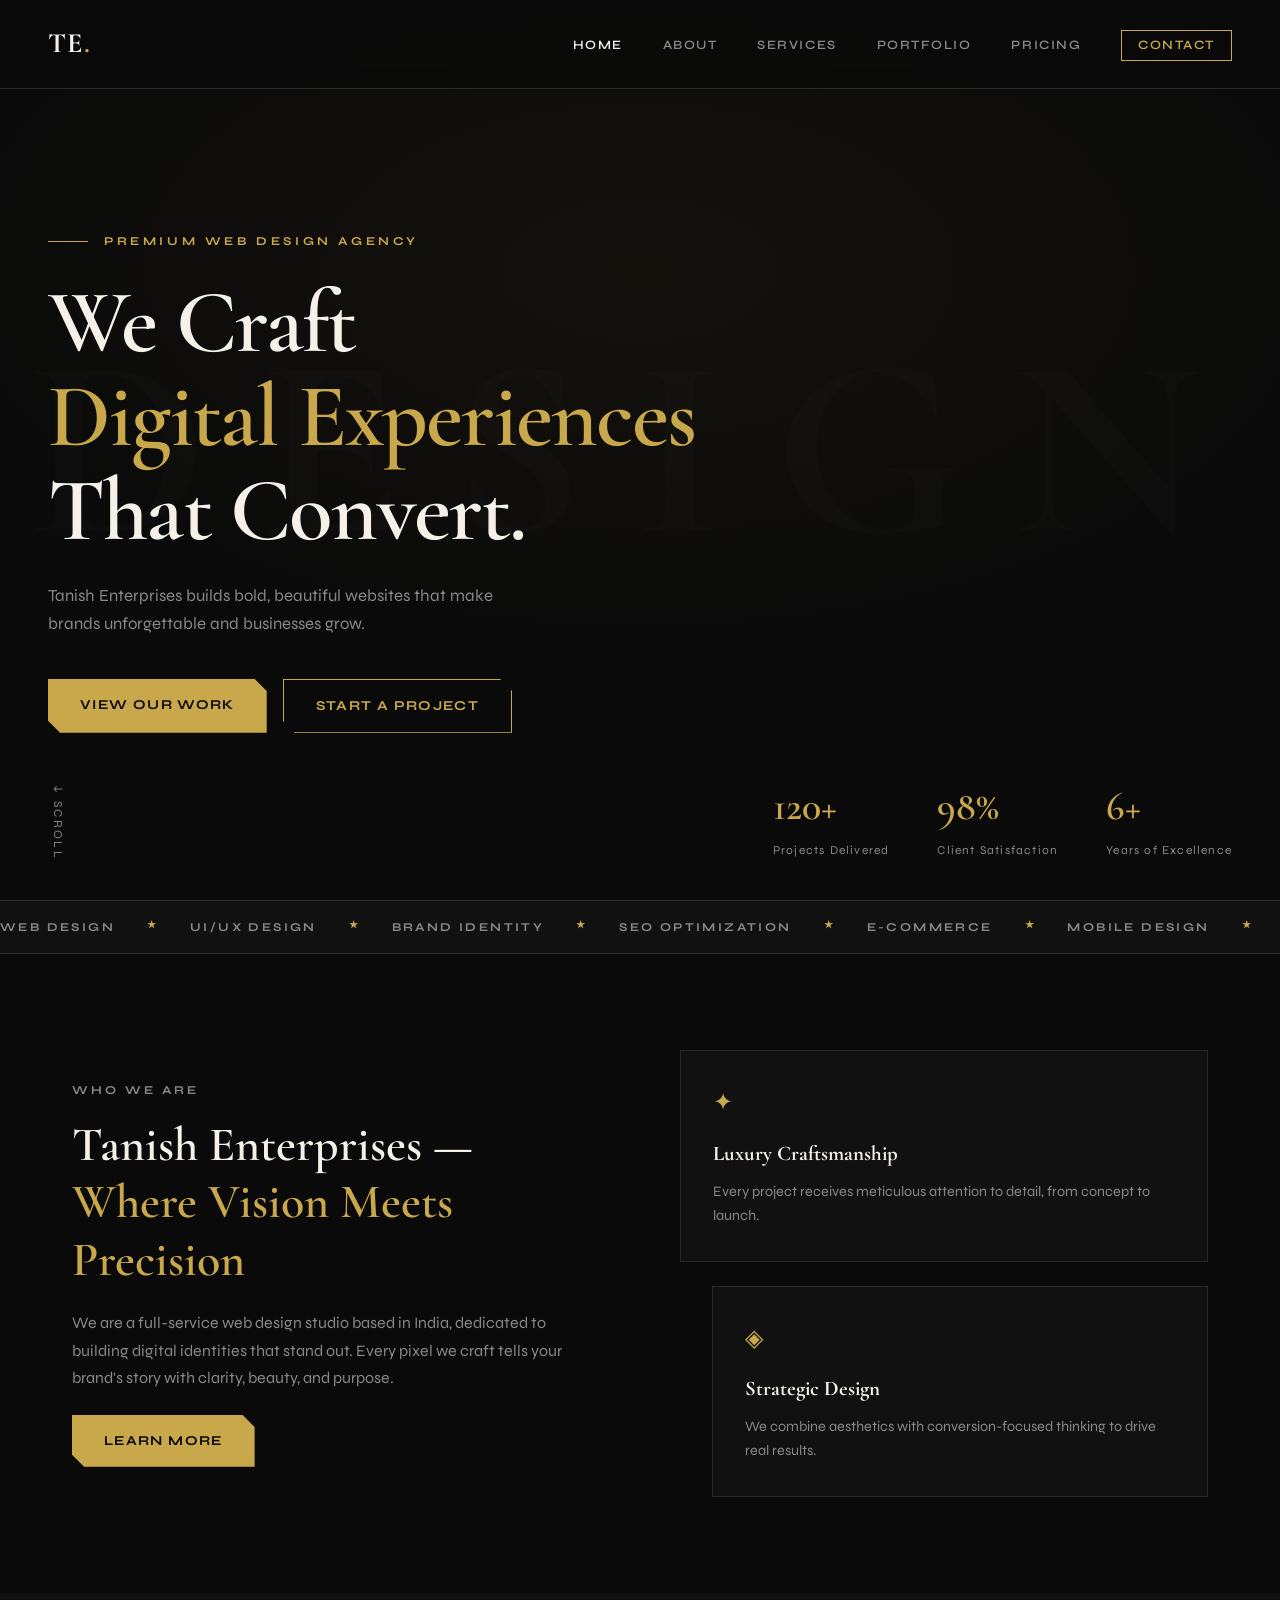
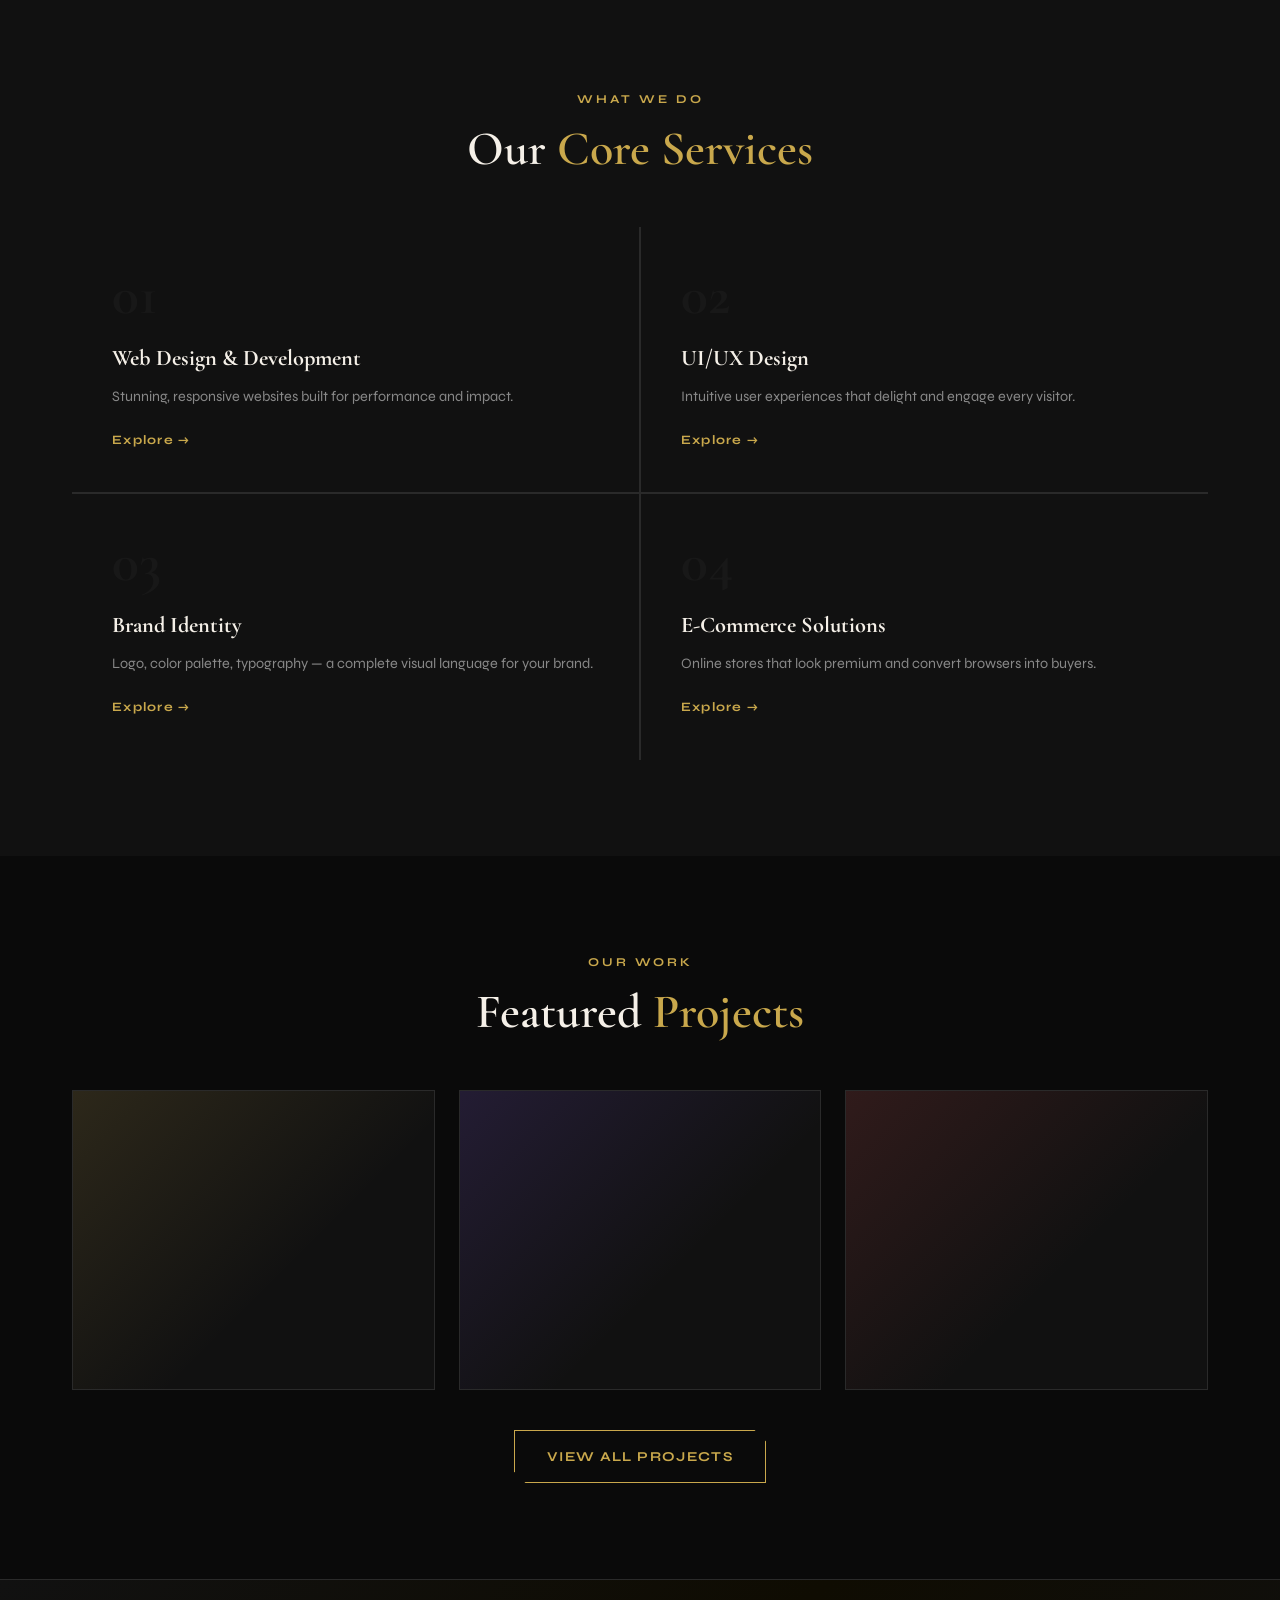
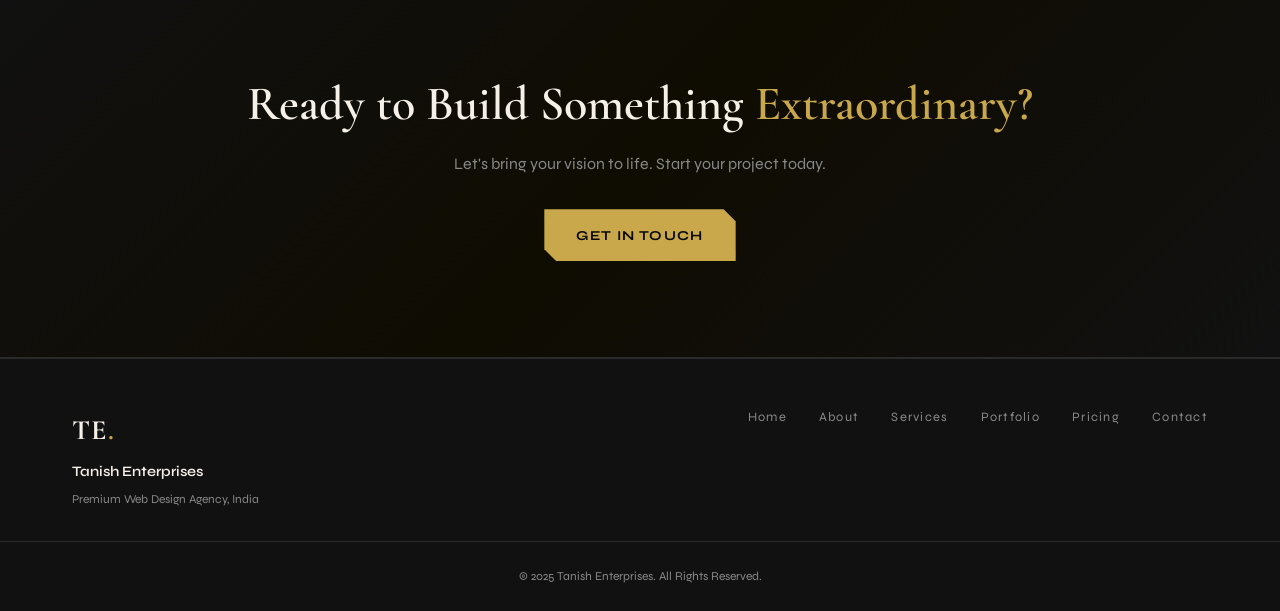
<file: index.html>
<!DOCTYPE html>
<html lang="en">
<head>
  <meta charset="UTF-8" />
  <meta name="viewport" content="width=device-width, initial-scale=1.0"/>
  <title>Tanish Enterprises | Premium Web Design</title>
  <link rel="preconnect" href="https://fonts.googleapis.com">
  <link href="https://fonts.googleapis.com/css2?family=Cormorant+Garamond:wght@300;400;600;700&family=Syne:wght@400;600;700;800&display=swap" rel="stylesheet">
  <link rel="stylesheet" href="style.css">
</head>
<body>

  <!-- NAV -->
  <nav class="navbar">
    <a href="index.html" class="logo">TE<span>.</span></a>
    <ul class="nav-links">
      <li><a href="index.html" class="active">Home</a></li>
      <li><a href="about.html">About</a></li>
      <li><a href="services.html">Services</a></li>
      <li><a href="portfolio.html">Portfolio</a></li>
      <li><a href="pricing.html">Pricing</a></li>
      <li><a href="contact.html" class="nav-cta">Contact</a></li>
    </ul>
    <div class="hamburger" onclick="toggleMenu()">
      <span></span><span></span><span></span>
    </div>
  </nav>

  <!-- HERO -->
  <section class="hero">
    <div class="hero-bg-text">DESIGN</div>
    <div class="hero-content">
      <p class="hero-tag">Premium Web Design Agency</p>
      <h1>We Craft<br><span class="gold">Digital Experiences</span><br>That Convert.</h1>
      <p class="hero-sub">Tanish Enterprises builds bold, beautiful websites that make brands unforgettable and businesses grow.</p>
      <div class="hero-btns">
        <a href="portfolio.html" class="btn-primary">View Our Work</a>
        <a href="contact.html" class="btn-outline">Start a Project</a>
      </div>
    </div>
    <div class="hero-scroll">↓ Scroll</div>
    <div class="hero-stats">
      <div class="stat"><span>120+</span><p>Projects Delivered</p></div>
      <div class="stat"><span>98%</span><p>Client Satisfaction</p></div>
      <div class="stat"><span>6+</span><p>Years of Excellence</p></div>
    </div>
  </section>

  <!-- MARQUEE -->
  <div class="marquee-wrap">
    <div class="marquee-track">
      <span>Web Design</span><span>★</span>
      <span>UI/UX Design</span><span>★</span>
      <span>Brand Identity</span><span>★</span>
      <span>SEO Optimization</span><span>★</span>
      <span>E-Commerce</span><span>★</span>
      <span>Mobile Design</span><span>★</span>
      <span>Web Design</span><span>★</span>
      <span>UI/UX Design</span><span>★</span>
      <span>Brand Identity</span><span>★</span>
      <span>SEO Optimization</span><span>★</span>
      <span>E-Commerce</span><span>★</span>
      <span>Mobile Design</span><span>★</span>
    </div>
  </div>

  <!-- ABOUT SNIPPET -->
  <section class="home-about section">
    <div class="container two-col">
      <div class="col-text">
        <p class="section-tag">Who We Are</p>
        <h2>Tanish Enterprises — <span class="gold">Where Vision Meets Precision</span></h2>
        <p>We are a full-service web design studio based in India, dedicated to building digital identities that stand out. Every pixel we craft tells your brand's story with clarity, beauty, and purpose.</p>
        <a href="about.html" class="btn-primary">Learn More</a>
      </div>
      <div class="col-visual">
        <div class="about-card">
          <div class="about-card-inner">
            <div class="about-icon">✦</div>
            <h3>Luxury Craftsmanship</h3>
            <p>Every project receives meticulous attention to detail, from concept to launch.</p>
          </div>
        </div>
        <div class="about-card offset">
          <div class="about-card-inner">
            <div class="about-icon">◈</div>
            <h3>Strategic Design</h3>
            <p>We combine aesthetics with conversion-focused thinking to drive real results.</p>
          </div>
        </div>
      </div>
    </div>
  </section>

  <!-- SERVICES SNIPPET -->
  <section class="home-services section dark-section">
    <div class="container">
      <p class="section-tag center">What We Do</p>
      <h2 class="center">Our <span class="gold">Core Services</span></h2>
      <div class="services-grid">
        <div class="service-card">
          <div class="s-num">01</div>
          <h3>Web Design & Development</h3>
          <p>Stunning, responsive websites built for performance and impact.</p>
          <a href="services.html">Explore →</a>
        </div>
        <div class="service-card">
          <div class="s-num">02</div>
          <h3>UI/UX Design</h3>
          <p>Intuitive user experiences that delight and engage every visitor.</p>
          <a href="services.html">Explore →</a>
        </div>
        <div class="service-card">
          <div class="s-num">03</div>
          <h3>Brand Identity</h3>
          <p>Logo, color palette, typography — a complete visual language for your brand.</p>
          <a href="services.html">Explore →</a>
        </div>
        <div class="service-card">
          <div class="s-num">04</div>
          <h3>E-Commerce Solutions</h3>
          <p>Online stores that look premium and convert browsers into buyers.</p>
          <a href="services.html">Explore →</a>
        </div>
      </div>
    </div>
  </section>

  <!-- PORTFOLIO SNIPPET -->
  <section class="home-portfolio section">
    <div class="container">
      <p class="section-tag center">Our Work</p>
      <h2 class="center">Featured <span class="gold">Projects</span></h2>
      <div class="portfolio-grid">
        <div class="port-card" style="--c:#c9a84c">
          <div class="port-overlay">
            <h3>LuxeStay Hotels</h3>
            <p>Hospitality Website</p>
            <a href="portfolio.html">View →</a>
          </div>
        </div>
        <div class="port-card" style="--c:#8b5cf6">
          <div class="port-overlay">
            <h3>NovaTech SaaS</h3>
            <p>SaaS Landing Page</p>
            <a href="portfolio.html">View →</a>
          </div>
        </div>
        <div class="port-card" style="--c:#e05252">
          <div class="port-overlay">
            <h3>Ember Eats</h3>
            <p>Restaurant & Food Delivery</p>
            <a href="portfolio.html">View →</a>
          </div>
        </div>
      </div>
      <div class="center" style="margin-top:2.5rem">
        <a href="portfolio.html" class="btn-outline">View All Projects</a>
      </div>
    </div>
  </section>

  <!-- CTA BAND -->
  <section class="cta-band">
    <div class="container">
      <h2>Ready to Build Something <span class="gold">Extraordinary?</span></h2>
      <p>Let's bring your vision to life. Start your project today.</p>
      <a href="contact.html" class="btn-primary">Get In Touch</a>
    </div>
  </section>

  <!-- FOOTER -->
  <footer class="footer">
    <div class="container footer-inner">
      <div class="footer-brand">
        <span class="logo">TE<span>.</span></span>
        <p>Tanish Enterprises</p>
        <small>Premium Web Design Agency, India</small>
      </div>
      <div class="footer-links">
        <a href="index.html">Home</a>
        <a href="about.html">About</a>
        <a href="services.html">Services</a>
        <a href="portfolio.html">Portfolio</a>
        <a href="pricing.html">Pricing</a>
        <a href="contact.html">Contact</a>
      </div>
    </div>
    <p class="footer-copy">© 2025 Tanish Enterprises. All Rights Reserved.</p>
  </footer>

  <script src="main.js"></script>
</body>
</html>
</file>
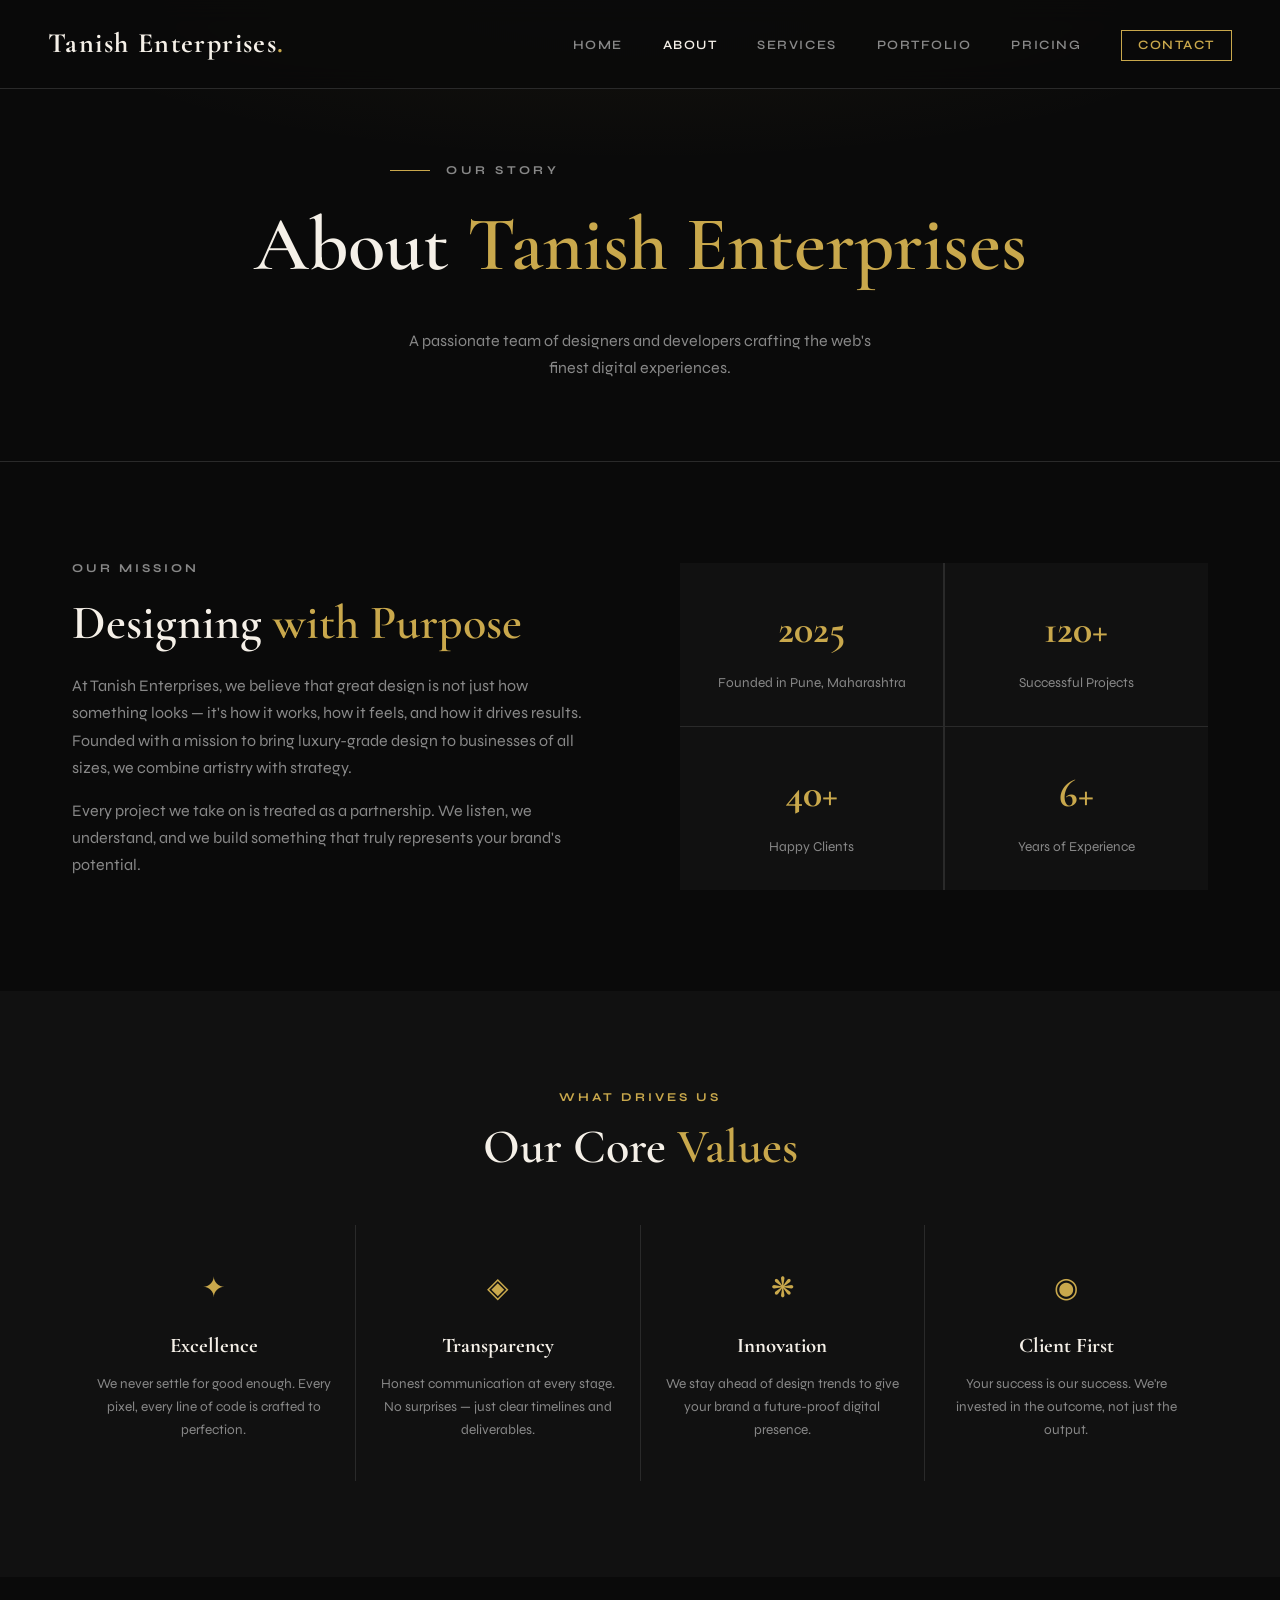
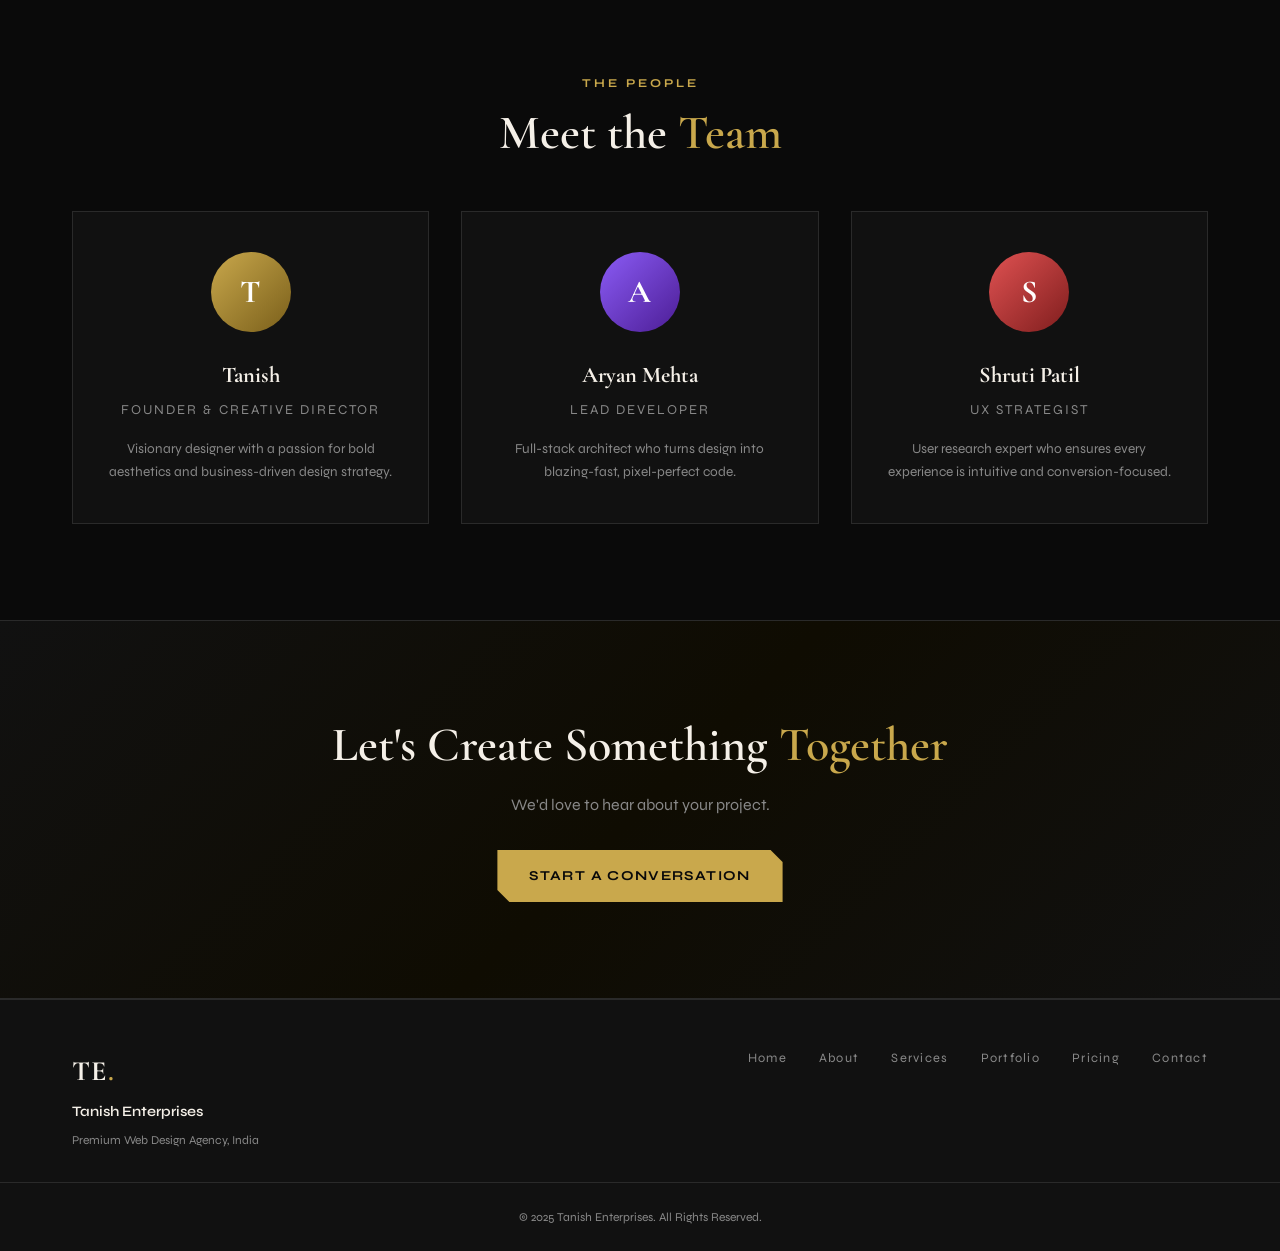
<file: about.html>
<!DOCTYPE html>
<html lang="en">
<head>
  <meta charset="UTF-8" />
  <meta name="viewport" content="width=device-width, initial-scale=1.0"/>
  <title>About | Tanish Enterprises</title>
  <link rel="preconnect" href="https://fonts.googleapis.com">
  <link href="https://fonts.googleapis.com/css2?family=Cormorant+Garamond:wght@300;400;600;700&family=Syne:wght@400;600;700;800&display=swap" rel="stylesheet">
  <link rel="stylesheet" href="style.css">
</head>
<body>

  <nav class="navbar">
    <a href="index.html" class="logo">Tanish Enterprises<span>.</span></a>
    <ul class="nav-links">
      <li><a href="index.html">Home</a></li>
      <li><a href="about.html" class="active">About</a></li>
      <li><a href="services.html">Services</a></li>
      <li><a href="portfolio.html">Portfolio</a></li>
      <li><a href="pricing.html">Pricing</a></li>
      <li><a href="contact.html" class="nav-cta">Contact</a></li>
    </ul>
    <div class="hamburger" onclick="toggleMenu()">
      <span></span><span></span><span></span>
    </div>
  </nav>

  <!-- PAGE HERO -->
  <section class="page-hero">
    <p class="hero-tag">Our Story</p>
    <h1>About <span class="gold">Tanish Enterprises</span></h1>
    <p>A passionate team of designers and developers crafting the web's finest digital experiences.</p>
  </section>

  <!-- MISSION -->
  <section class="section">
    <div class="container two-col">
      <div class="col-text">
        <p class="section-tag">Our Mission</p>
        <h2>Designing <span class="gold">with Purpose</span></h2>
        <p>At Tanish Enterprises, we believe that great design is not just how something looks — it's how it works, how it feels, and how it drives results. Founded with a mission to bring luxury-grade design to businesses of all sizes, we combine artistry with strategy.</p>
        <p style="margin-top:1rem;">Every project we take on is treated as a partnership. We listen, we understand, and we build something that truly represents your brand's potential.</p>
      </div>
      <div class="col-visual">
        <div class="mission-visual">
          <div class="mv-block">
            <h3 class="gold">2025</h3>
            <p>Founded in Pune, Maharashtra</p>
          </div>
          <div class="mv-block">
            <h3 class="gold">120+</h3>
            <p>Successful Projects</p>
          </div>
          <div class="mv-block">
            <h3 class="gold">40+</h3>
            <p>Happy Clients</p>
          </div>
          <div class="mv-block">
            <h3 class="gold">6+</h3>
            <p>Years of Experience</p>
          </div>
        </div>
      </div>
    </div>
  </section>

  <!-- VALUES -->
  <section class="section dark-section">
    <div class="container">
      <p class="section-tag center">What Drives Us</p>
      <h2 class="center">Our Core <span class="gold">Values</span></h2>
      <div class="values-grid">
        <div class="value-card">
          <div class="v-icon">✦</div>
          <h3>Excellence</h3>
          <p>We never settle for good enough. Every pixel, every line of code is crafted to perfection.</p>
        </div>
        <div class="value-card">
          <div class="v-icon">◈</div>
          <h3>Transparency</h3>
          <p>Honest communication at every stage. No surprises — just clear timelines and deliverables.</p>
        </div>
        <div class="value-card">
          <div class="v-icon">❋</div>
          <h3>Innovation</h3>
          <p>We stay ahead of design trends to give your brand a future-proof digital presence.</p>
        </div>
        <div class="value-card">
          <div class="v-icon">◉</div>
          <h3>Client First</h3>
          <p>Your success is our success. We're invested in the outcome, not just the output.</p>
        </div>
      </div>
    </div>
  </section>

  <!-- TEAM -->
  <section class="section">
    <div class="container">
      <p class="section-tag center">The People</p>
      <h2 class="center">Meet the <span class="gold">Team</span></h2>
      <div class="team-grid">
        <div class="team-card">
          <div class="team-avatar" style="background: linear-gradient(135deg, #c9a84c, #7a5f1a)">T</div>
          <h3>Tanish</h3>
          <p class="role">Founder & Creative Director</p>
          <p>Visionary designer with a passion for bold aesthetics and business-driven design strategy.</p>
        </div>
        <div class="team-card">
          <div class="team-avatar" style="background: linear-gradient(135deg, #8b5cf6, #4c1d95)">A</div>
          <h3>Aryan Mehta</h3>
          <p class="role">Lead Developer</p>
          <p>Full-stack architect who turns design into blazing-fast, pixel-perfect code.</p>
        </div>
          <div class="team-card">
          <div class="team-avatar" style="background: linear-gradient(135deg, #e05252, #7f1d1d)">S</div>
          <h3>Shruti Patil</h3>
          <p class="role">UX Strategist</p>
          <p>User research expert who ensures every experience is intuitive and conversion-focused.</p>
        </div>
      </div>
    </div>
  </section>

  <!-- CTA -->
  <section class="cta-band">
    <div class="container">
      <h2>Let's Create Something <span class="gold">Together</span></h2>
      <p>We'd love to hear about your project.</p>
      <a href="contact.html" class="btn-primary">Start a Conversation</a>
    </div>
  </section>

  <footer class="footer">
    <div class="container footer-inner">
      <div class="footer-brand">
        <span class="logo">TE<span>.</span></span>
        <p>Tanish Enterprises</p>
        <small>Premium Web Design Agency, India</small>
      </div>
      <div class="footer-links">
        <a href="index.html">Home</a>
        <a href="about.html">About</a>
        <a href="services.html">Services</a>
        <a href="portfolio.html">Portfolio</a>
        <a href="pricing.html">Pricing</a>
        <a href="contact.html">Contact</a>
      </div>
    </div>
    <p class="footer-copy">© 2025 Tanish Enterprises. All Rights Reserved.</p>
  </footer>

  <script src="main.js"></script>
</body>
</html>
</file>
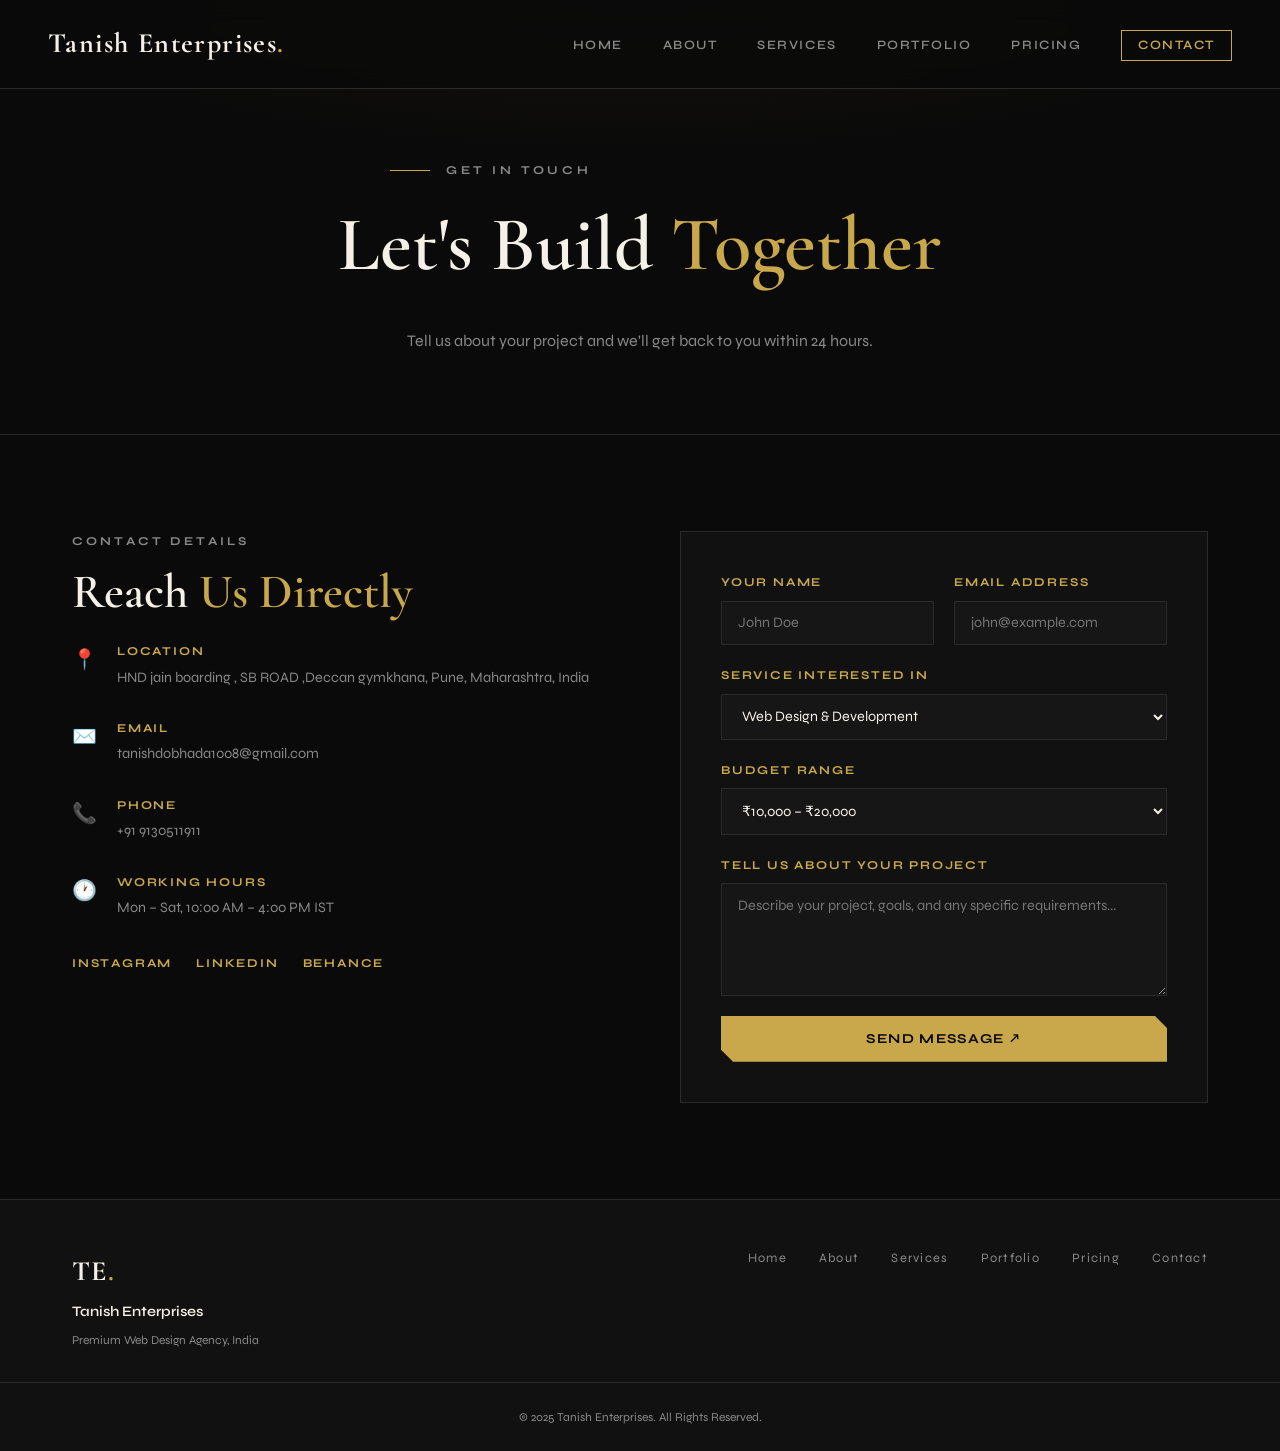
<file: contact.html>
<!DOCTYPE html>
<html lang="en">
<head>
  <meta charset="UTF-8" />
  <meta name="viewport" content="width=device-width, initial-scale=1.0"/>
  <title>Contact | Tanish Enterprises</title>
  <link rel="preconnect" href="https://fonts.googleapis.com">
  <link href="https://fonts.googleapis.com/css2?family=Cormorant+Garamond:wght@300;400;600;700&family=Syne:wght@400;600;700;800&display=swap" rel="stylesheet">
  <link rel="stylesheet" href="style.css">
</head>
<body>

  <nav class="navbar">
    <a href="index.html" class="logo">Tanish Enterprises<span>.</span></a>
    <ul class="nav-links">
      <li><a href="index.html">Home</a></li>
      <li><a href="about.html">About</a></li>
      <li><a href="services.html">Services</a></li>
      <li><a href="portfolio.html">Portfolio</a></li>
      <li><a href="pricing.html">Pricing</a></li>
      <li><a href="contact.html" class="nav-cta active">Contact</a></li>
    </ul>
    <div class="hamburger" onclick="toggleMenu()">
      <span></span><span></span><span></span>
    </div>
  </nav>

  <section class="page-hero">
    <p class="hero-tag">Get In Touch</p>
    <h1>Let's Build <span class="gold">Together</span></h1>
    <p>Tell us about your project and we'll get back to you within 24 hours.</p>
  </section>

  <section class="section">
    <div class="container two-col contact-layout">

      <!-- CONTACT INFO -->
      <div class="contact-info">
        <p class="section-tag">Contact Details</p>
        <h2>Reach <span class="gold">Us Directly</span></h2>
        <div class="contact-item">
          <div class="c-icon">📍</div>
          <div>
            <strong>Location</strong>
            <p>HND jain boarding , SB ROAD ,Deccan gymkhana, Pune, Maharashtra, India</p>
          </div>
        </div>
        <div class="contact-item">
          <div class="c-icon">✉️</div>
          <div>
            <strong>Email</strong>
            <p>tanishdobhada1008@gmail.com</p>
          </div>
        </div>
        <div class="contact-item">
          <div class="c-icon">📞</div>
          <div>
            <strong>Phone</strong>
            <p>+91 9130511911</p>
          </div>
        </div>
        <div class="contact-item">
          <div class="c-icon">🕐</div>
          <div>
            <strong>Working Hours</strong>
            <p>Mon – Sat, 10:00 AM – 4:00 PM IST</p>
          </div>
        </div>
        <div class="social-links">
          <a href="#">Instagram</a>
          <a href="#">LinkedIn</a>
          <a href="#">Behance</a>
        </div>
      </div>

      <!-- CONTACT FORM -->
      <div class="contact-form-wrap">
        <form class="contact-form" onsubmit="handleSubmit(event)">
          <div class="form-row">
            <div class="form-group">
              <label>Your Name</label>
              <input type="text" placeholder="John Doe" required />
            </div>
            <div class="form-group">
              <label>Email Address</label>
              <input type="email" placeholder="john@example.com" required />
            </div>
          </div>
          <div class="form-group">
            <label>Service Interested In</label>
            <select>
              <option>Web Design & Development</option>
              <option>UI/UX Design</option>
              <option>Brand Identity</option>
              <option>E-Commerce</option>
              <option>SEO & Growth</option>
              <option>Other</option>
            </select>
          </div>
          <div class="form-group">
            <label>Budget Range</label>
            <select>
              <option>₹10,000 – ₹20,000</option>
              <option>₹20,000 – ₹50,000</option>
              <option>₹50,000 – ₹1,00,000</option>
              <option>₹1,00,000+</option>
            </select>
          </div>
          <div class="form-group">
            <label>Tell Us About Your Project</label>
            <textarea rows="5" placeholder="Describe your project, goals, and any specific requirements..."></textarea>
          </div>
          <button type="submit" class="btn-primary full">Send Message ↗</button>
          <div class="form-success" id="formSuccess">✦ Message sent! We'll reply within 24 hours.</div>
        </form>
      </div>

    </div>
  </section>

  <footer class="footer">
    <div class="container footer-inner">
      <div class="footer-brand">
        <span class="logo">TE<span>.</span></span>
        <p>Tanish Enterprises</p>
        <small>Premium Web Design Agency, India</small>
      </div>
      <div class="footer-links">
        <a href="index.html">Home</a>
        <a href="about.html">About</a>
        <a href="services.html">Services</a>
        <a href="portfolio.html">Portfolio</a>
        <a href="pricing.html">Pricing</a>
        <a href="contact.html">Contact</a>
      </div>
    </div>
    <p class="footer-copy">© 2025 Tanish Enterprises. All Rights Reserved.</p>
  </footer>

  <script src="main.js"></script>
</body>
</html>
</file>
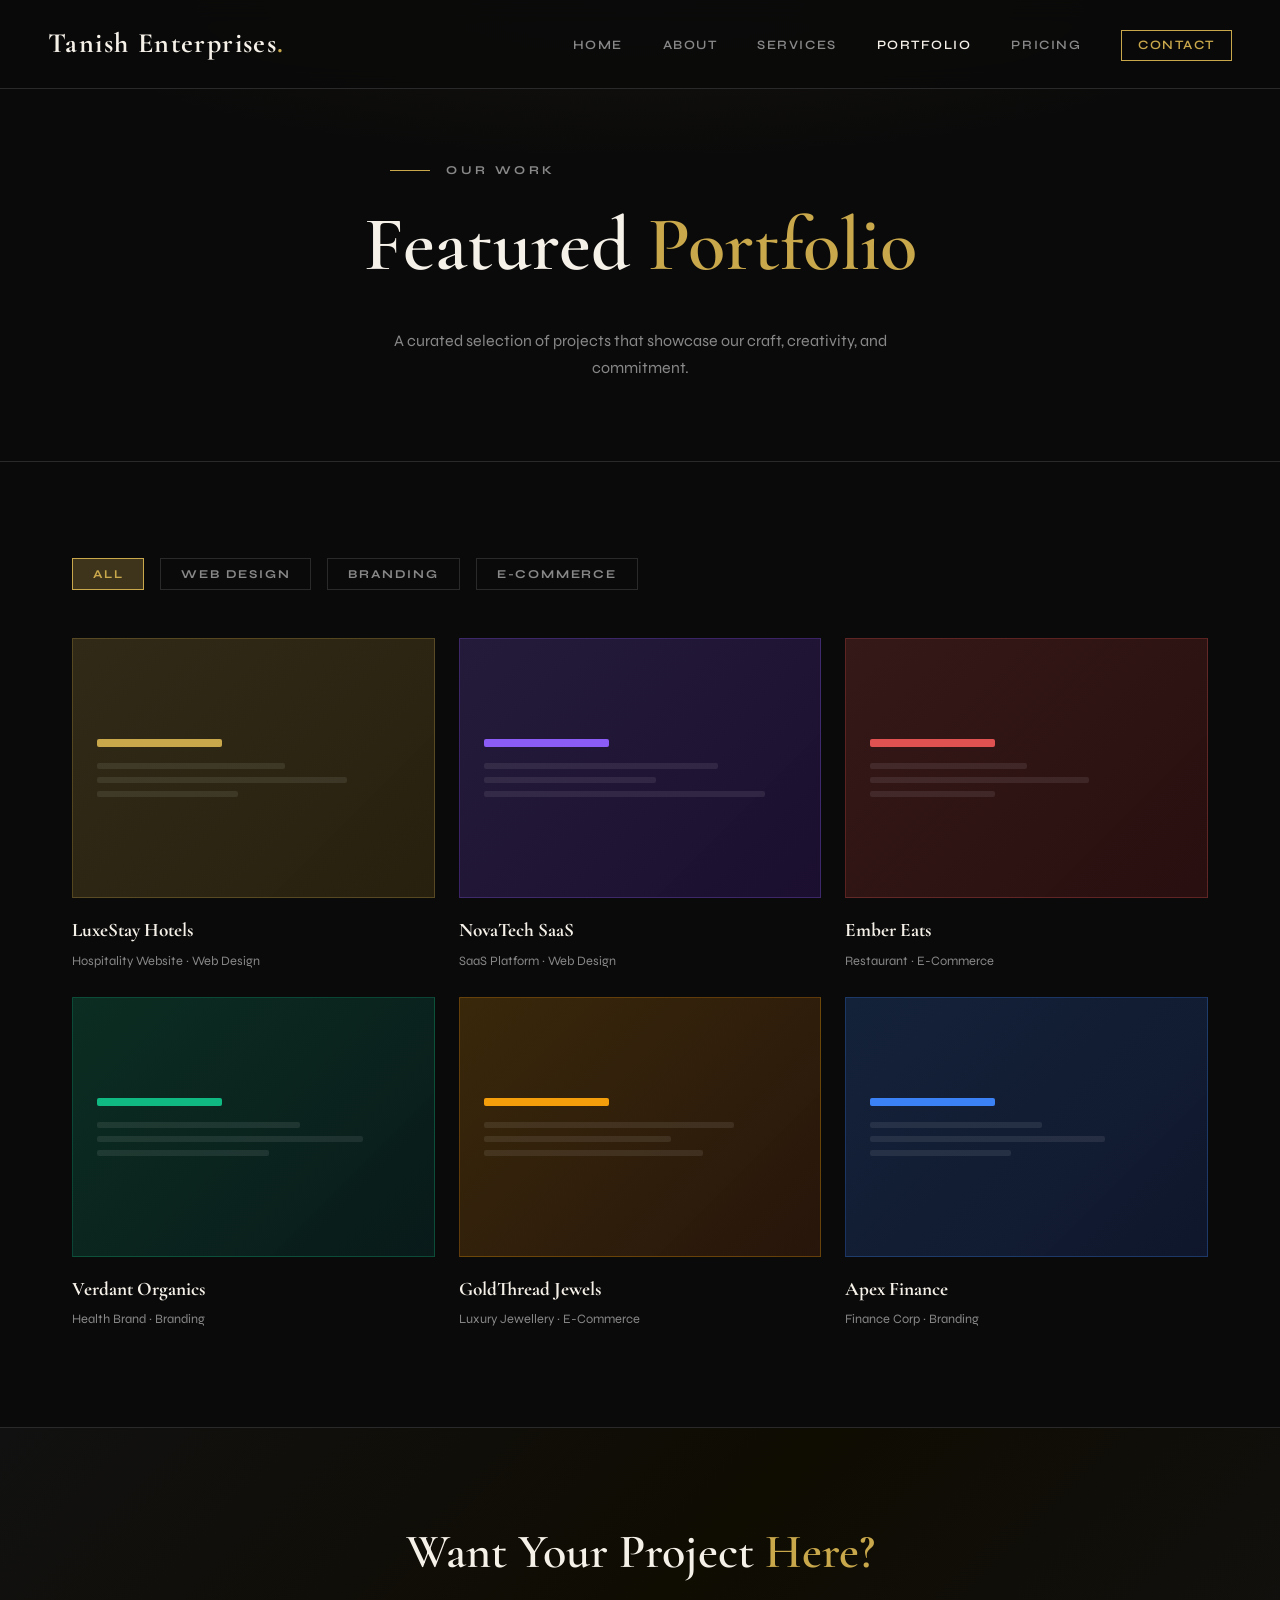
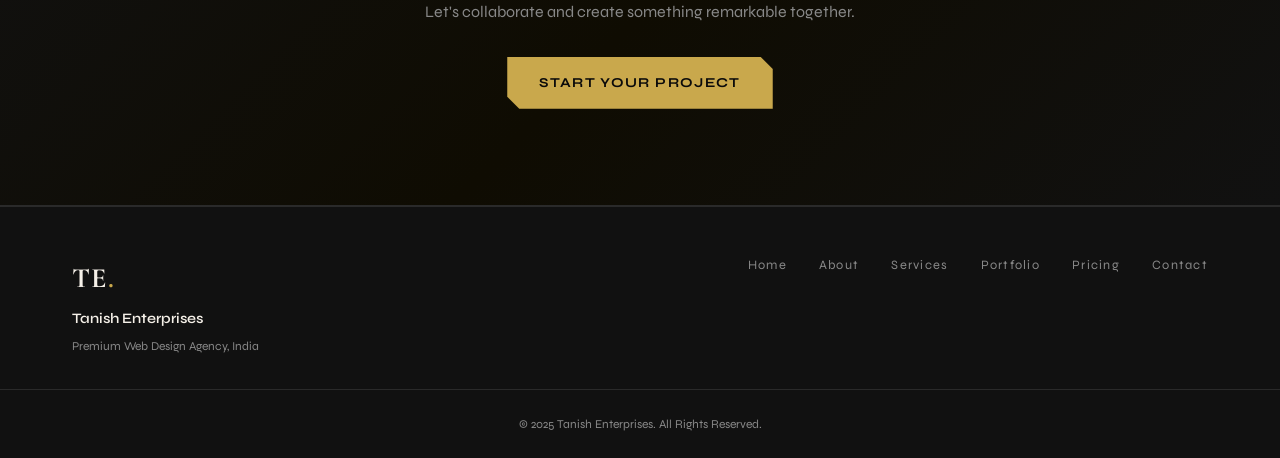
<file: portfolio.html>
<!DOCTYPE html>
<html lang="en">
<head>
  <meta charset="UTF-8" />
  <meta name="viewport" content="width=device-width, initial-scale=1.0"/>
  <title>Portfolio | Tanish Enterprises</title>
  <link rel="preconnect" href="https://fonts.googleapis.com">
  <link href="https://fonts.googleapis.com/css2?family=Cormorant+Garamond:wght@300;400;600;700&family=Syne:wght@400;600;700;800&display=swap" rel="stylesheet">
  <link rel="stylesheet" href="style.css">
</head>
<body>

  <nav class="navbar">
    <a href="index.html" class="logo">Tanish Enterprises<span>.</span></a>
    <ul class="nav-links">
      <li><a href="index.html">Home</a></li>
      <li><a href="about.html">About</a></li>
      <li><a href="services.html">Services</a></li>
      <li><a href="portfolio.html" class="active">Portfolio</a></li>
      <li><a href="pricing.html">Pricing</a></li>
      <li><a href="contact.html" class="nav-cta">Contact</a></li>
    </ul>
    <div class="hamburger" onclick="toggleMenu()">
      <span></span><span></span><span></span>
    </div>
  </nav>

  <section class="page-hero">
    <p class="hero-tag">Our Work</p>
    <h1>Featured <span class="gold">Portfolio</span></h1>
    <p>A curated selection of projects that showcase our craft, creativity, and commitment.</p>
  </section>

  <!-- FILTER -->
  <section class="section">
    <div class="container">
      <div class="filter-bar">
        <button class="filter-btn active" onclick="filterPortfolio('all', this)">All</button>
        <button class="filter-btn" onclick="filterPortfolio('web', this)">Web Design</button>
        <button class="filter-btn" onclick="filterPortfolio('brand', this)">Branding</button>
        <button class="filter-btn" onclick="filterPortfolio('ecom', this)">E-Commerce</button>
      </div>

      <div class="portfolio-full-grid">
        <div class="pf-card" data-cat="web">
          <div class="pf-bg" style="background: linear-gradient(135deg, #c9a84c33, #7a5f1a44); border: 1px solid #c9a84c44;">
            <div class="pf-mock">
              <div class="mock-bar"></div>
              <div class="mock-lines">
                <span style="width:60%"></span><span style="width:80%"></span><span style="width:45%"></span>
              </div>
            </div>
          </div>
          <div class="pf-info">
            <h3>LuxeStay Hotels</h3>
            <p>Hospitality Website · Web Design</p>
          </div>
        </div>

        <div class="pf-card" data-cat="web">
          <div class="pf-bg" style="background: linear-gradient(135deg, #8b5cf633, #4c1d9544); border: 1px solid #8b5cf644;">
            <div class="pf-mock">
              <div class="mock-bar" style="background:#8b5cf6"></div>
              <div class="mock-lines">
                <span style="width:75%"></span><span style="width:55%"></span><span style="width:90%"></span>
              </div>
            </div>
          </div>
          <div class="pf-info">
            <h3>NovaTech SaaS</h3>
            <p>SaaS Platform · Web Design</p>
          </div>
        </div>

        <div class="pf-card" data-cat="ecom">
          <div class="pf-bg" style="background: linear-gradient(135deg, #e0525233, #7f1d1d44); border: 1px solid #e0525244;">
            <div class="pf-mock">
              <div class="mock-bar" style="background:#e05252"></div>
              <div class="mock-lines">
                <span style="width:50%"></span><span style="width:70%"></span><span style="width:40%"></span>
              </div>
            </div>
          </div>
          <div class="pf-info">
            <h3>Ember Eats</h3>
            <p>Restaurant · E-Commerce</p>
          </div>
        </div>

        <div class="pf-card" data-cat="brand">
          <div class="pf-bg" style="background: linear-gradient(135deg, #10b98133, #06474444); border: 1px solid #10b98144;">
            <div class="pf-mock">
              <div class="mock-bar" style="background:#10b981"></div>
              <div class="mock-lines">
                <span style="width:65%"></span><span style="width:85%"></span><span style="width:55%"></span>
              </div>
            </div>
          </div>
          <div class="pf-info">
            <h3>Verdant Organics</h3>
            <p>Health Brand · Branding</p>
          </div>
        </div>

        <div class="pf-card" data-cat="ecom">
          <div class="pf-bg" style="background: linear-gradient(135deg, #f59e0b33, #78350f44); border: 1px solid #f59e0b44;">
            <div class="pf-mock">
              <div class="mock-bar" style="background:#f59e0b"></div>
              <div class="mock-lines">
                <span style="width:80%"></span><span style="width:60%"></span><span style="width:70%"></span>
              </div>
            </div>
          </div>
          <div class="pf-info">
            <h3>GoldThread Jewels</h3>
            <p>Luxury Jewellery · E-Commerce</p>
          </div>
        </div>

        <div class="pf-card" data-cat="brand">
          <div class="pf-bg" style="background: linear-gradient(135deg, #3b82f633, #1e3a8a44); border: 1px solid #3b82f644;">
            <div class="pf-mock">
              <div class="mock-bar" style="background:#3b82f6"></div>
              <div class="mock-lines">
                <span style="width:55%"></span><span style="width:75%"></span><span style="width:45%"></span>
              </div>
            </div>
          </div>
          <div class="pf-info">
            <h3>Apex Finance</h3>
            <p>Finance Corp · Branding</p>
          </div>
        </div>
      </div>
    </div>
  </section>

  <section class="cta-band">
    <div class="container">
      <h2>Want Your Project <span class="gold">Here?</span></h2>
      <p>Let's collaborate and create something remarkable together.</p>
      <a href="contact.html" class="btn-primary">Start Your Project</a>
    </div>
  </section>

  <footer class="footer">
    <div class="container footer-inner">
      <div class="footer-brand">
        <span class="logo">TE<span>.</span></span>
        <p>Tanish Enterprises</p>
        <small>Premium Web Design Agency, India</small>
      </div>
      <div class="footer-links">
        <a href="index.html">Home</a>
        <a href="about.html">About</a>
        <a href="services.html">Services</a>
        <a href="portfolio.html">Portfolio</a>
        <a href="pricing.html">Pricing</a>
        <a href="contact.html">Contact</a>
      </div>
    </div>
    <p class="footer-copy">© 2025 Tanish Enterprises. All Rights Reserved.</p>
  </footer>

  <script src="main.js"></script>
</body>
</html>
</file>
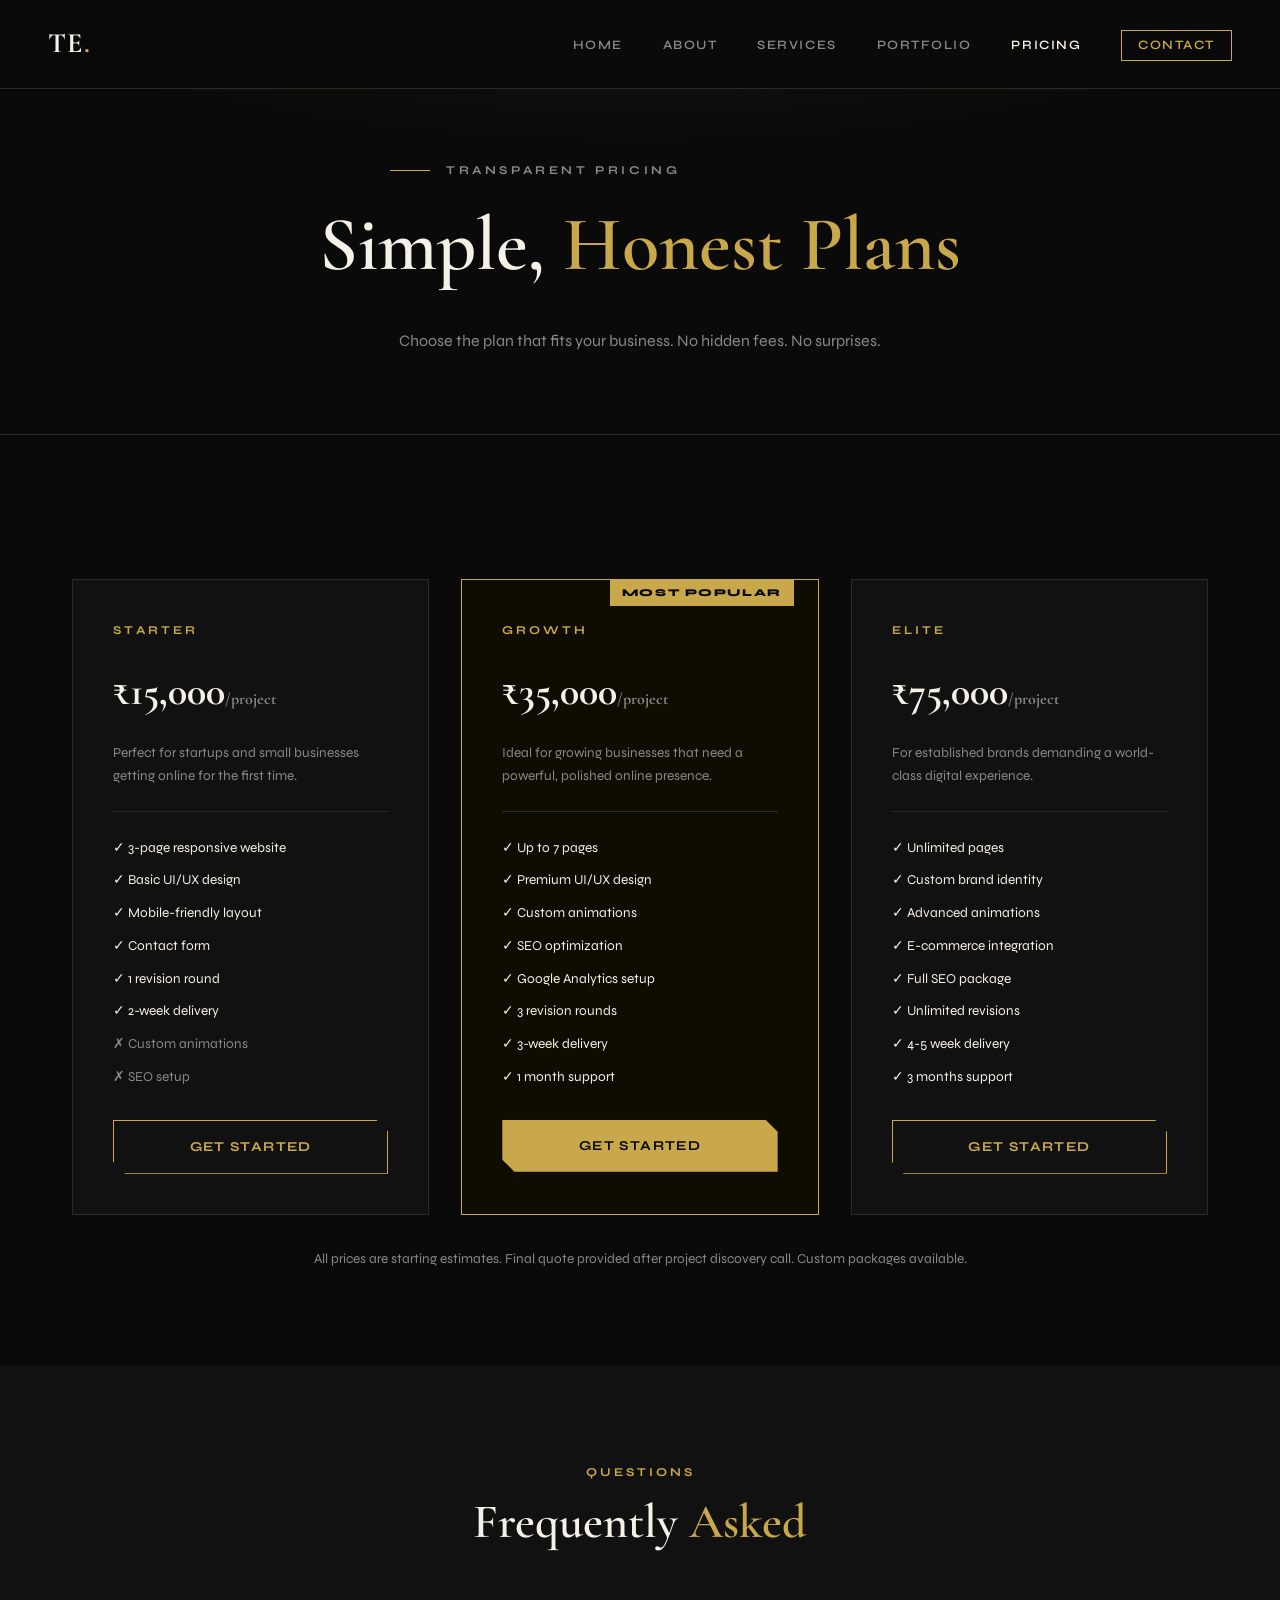
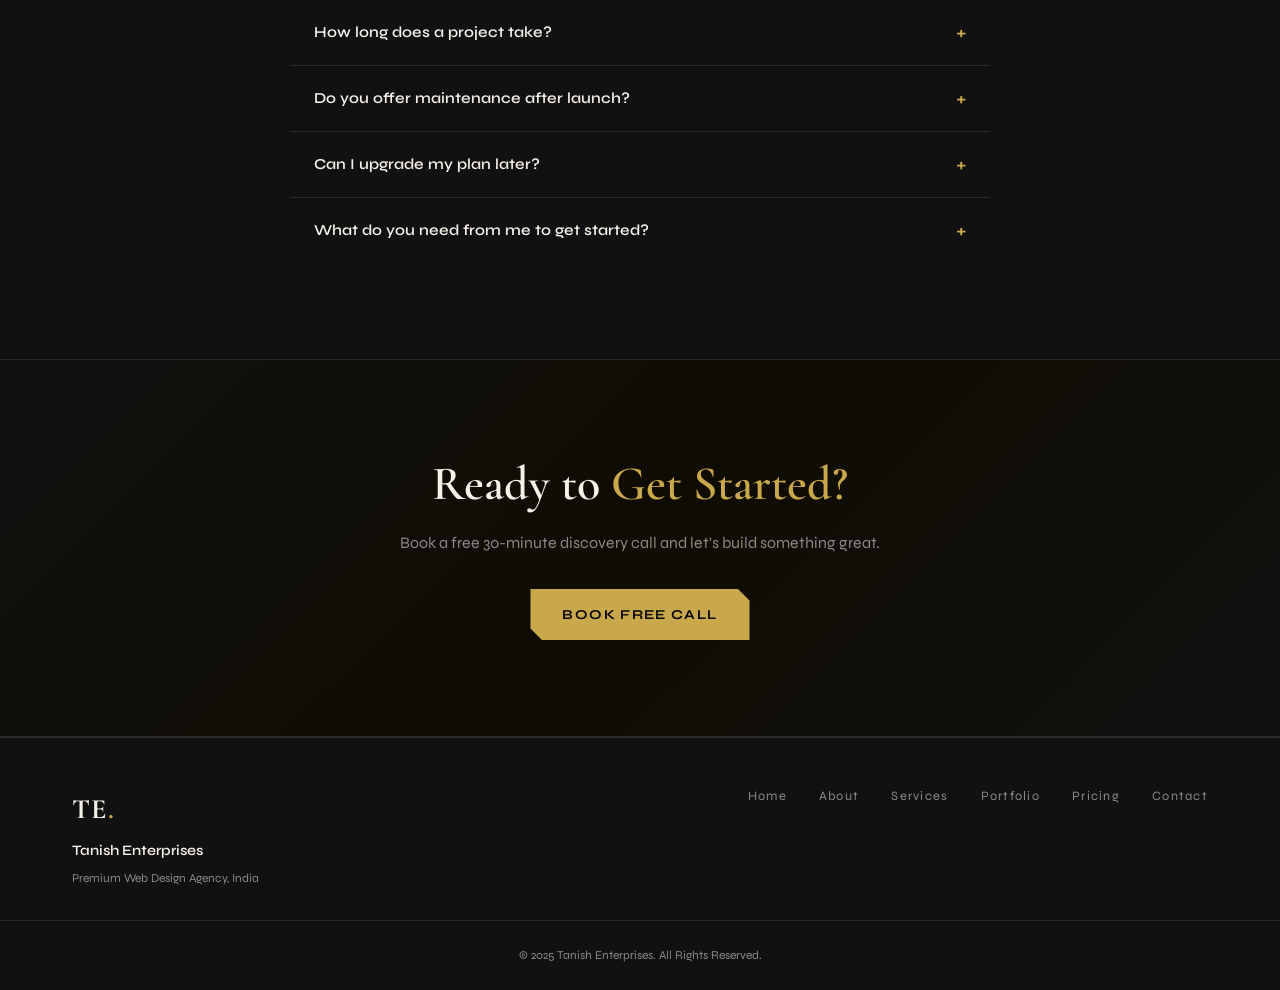
<file: pricing.html>
<!DOCTYPE html>
<html lang="en">
<head>
  <meta charset="UTF-8" />
  <meta name="viewport" content="width=device-width, initial-scale=1.0"/>
  <title>Pricing | Tanish Enterprises</title>
  <link rel="preconnect" href="https://fonts.googleapis.com">
  <link href="https://fonts.googleapis.com/css2?family=Cormorant+Garamond:wght@300;400;600;700&family=Syne:wght@400;600;700;800&display=swap" rel="stylesheet">
  <link rel="stylesheet" href="style.css">
</head>
<body>

  <nav class="navbar">
    <a href="index.html" class="logo">TE<span>.</span></a>
    <ul class="nav-links">
      <li><a href="index.html">Home</a></li>
      <li><a href="about.html">About</a></li>
      <li><a href="services.html">Services</a></li>
      <li><a href="portfolio.html">Portfolio</a></li>
      <li><a href="pricing.html" class="active">Pricing</a></li>
      <li><a href="contact.html" class="nav-cta">Contact</a></li>
    </ul>
    <div class="hamburger" onclick="toggleMenu()">
      <span></span><span></span><span></span>
    </div>
  </nav>

  <section class="page-hero">
    <p class="hero-tag">Transparent Pricing</p>
    <h1>Simple, <span class="gold">Honest Plans</span></h1>
    <p>Choose the plan that fits your business. No hidden fees. No surprises.</p>
  </section>

  <section class="section">
    <div class="container">
      <div class="pricing-grid">

        <div class="price-card">
          <div class="price-tier">Starter</div>
          <div class="price-amount">₹15,000<span>/project</span></div>
          <p class="price-desc">Perfect for startups and small businesses getting online for the first time.</p>
          <ul class="price-features">
            <li>✓ 3-page responsive website</li>
            <li>✓ Basic UI/UX design</li>
            <li>✓ Mobile-friendly layout</li>
            <li>✓ Contact form</li>
            <li>✓ 1 revision round</li>
            <li>✓ 2-week delivery</li>
            <li class="muted">✗ Custom animations</li>
            <li class="muted">✗ SEO setup</li>
          </ul>
          <a href="contact.html" class="btn-outline full">Get Started</a>
        </div>

        <div class="price-card featured">
          <div class="popular-badge">Most Popular</div>
          <div class="price-tier">Growth</div>
          <div class="price-amount">₹35,000<span>/project</span></div>
          <p class="price-desc">Ideal for growing businesses that need a powerful, polished online presence.</p>
          <ul class="price-features">
            <li>✓ Up to 7 pages</li>
            <li>✓ Premium UI/UX design</li>
            <li>✓ Custom animations</li>
            <li>✓ SEO optimization</li>
            <li>✓ Google Analytics setup</li>
            <li>✓ 3 revision rounds</li>
            <li>✓ 3-week delivery</li>
            <li>✓ 1 month support</li>
          </ul>
          <a href="contact.html" class="btn-primary full">Get Started</a>
        </div>

        <div class="price-card">
          <div class="price-tier">Elite</div>
          <div class="price-amount">₹75,000<span>/project</span></div>
          <p class="price-desc">For established brands demanding a world-class digital experience.</p>
          <ul class="price-features">
            <li>✓ Unlimited pages</li>
            <li>✓ Custom brand identity</li>
            <li>✓ Advanced animations</li>
            <li>✓ E-commerce integration</li>
            <li>✓ Full SEO package</li>
            <li>✓ Unlimited revisions</li>
            <li>✓ 4-5 week delivery</li>
            <li>✓ 3 months support</li>
          </ul>
          <a href="contact.html" class="btn-outline full">Get Started</a>
        </div>

      </div>

      <div class="pricing-note">
        <p>All prices are starting estimates. Final quote provided after project discovery call. Custom packages available.</p>
      </div>
    </div>
  </section>

  <!-- FAQ -->
  <section class="section dark-section">
    <div class="container">
      <p class="section-tag center">Questions</p>
      <h2 class="center">Frequently <span class="gold">Asked</span></h2>
      <div class="faq-list">
        <div class="faq-item">
          <button class="faq-q" onclick="toggleFAQ(this)">How long does a project take? <span>+</span></button>
          <div class="faq-a">Depending on complexity, projects typically take 2–5 weeks from kickoff to launch. We'll give you a precise timeline after your discovery call.</div>
        </div>
        <div class="faq-item">
          <button class="faq-q" onclick="toggleFAQ(this)">Do you offer maintenance after launch? <span>+</span></button>
          <div class="faq-a">Yes! Growth and Elite plans include post-launch support. We also offer standalone maintenance retainers for any project.</div>
        </div>
        <div class="faq-item">
          <button class="faq-q" onclick="toggleFAQ(this)">Can I upgrade my plan later? <span>+</span></button>
          <div class="faq-a">Absolutely. We can always expand the scope of your project. Just let us know what you need and we'll provide a revised quote.</div>
        </div>
        <div class="faq-item">
          <button class="faq-q" onclick="toggleFAQ(this)">What do you need from me to get started? <span>+</span></button>
          <div class="faq-a">We'll need your brand assets (logo if you have one), content, and a clear brief of your goals. We guide you through the rest!</div>
        </div>
      </div>
    </div>
  </section>

  <section class="cta-band">
    <div class="container">
      <h2>Ready to <span class="gold">Get Started?</span></h2>
      <p>Book a free 30-minute discovery call and let's build something great.</p>
      <a href="contact.html" class="btn-primary">Book Free Call</a>
    </div>
  </section>

  <footer class="footer">
    <div class="container footer-inner">
      <div class="footer-brand">
        <span class="logo">TE<span>.</span></span>
        <p>Tanish Enterprises</p>
        <small>Premium Web Design Agency, India</small>
      </div>
      <div class="footer-links">
        <a href="index.html">Home</a>
        <a href="about.html">About</a>
        <a href="services.html">Services</a>
        <a href="portfolio.html">Portfolio</a>
        <a href="pricing.html">Pricing</a>
        <a href="contact.html">Contact</a>
      </div>
    </div>
    <p class="footer-copy">© 2025 Tanish Enterprises. All Rights Reserved.</p>
  </footer>

  <script src="main.js"></script>
</body>
</html>
</file>
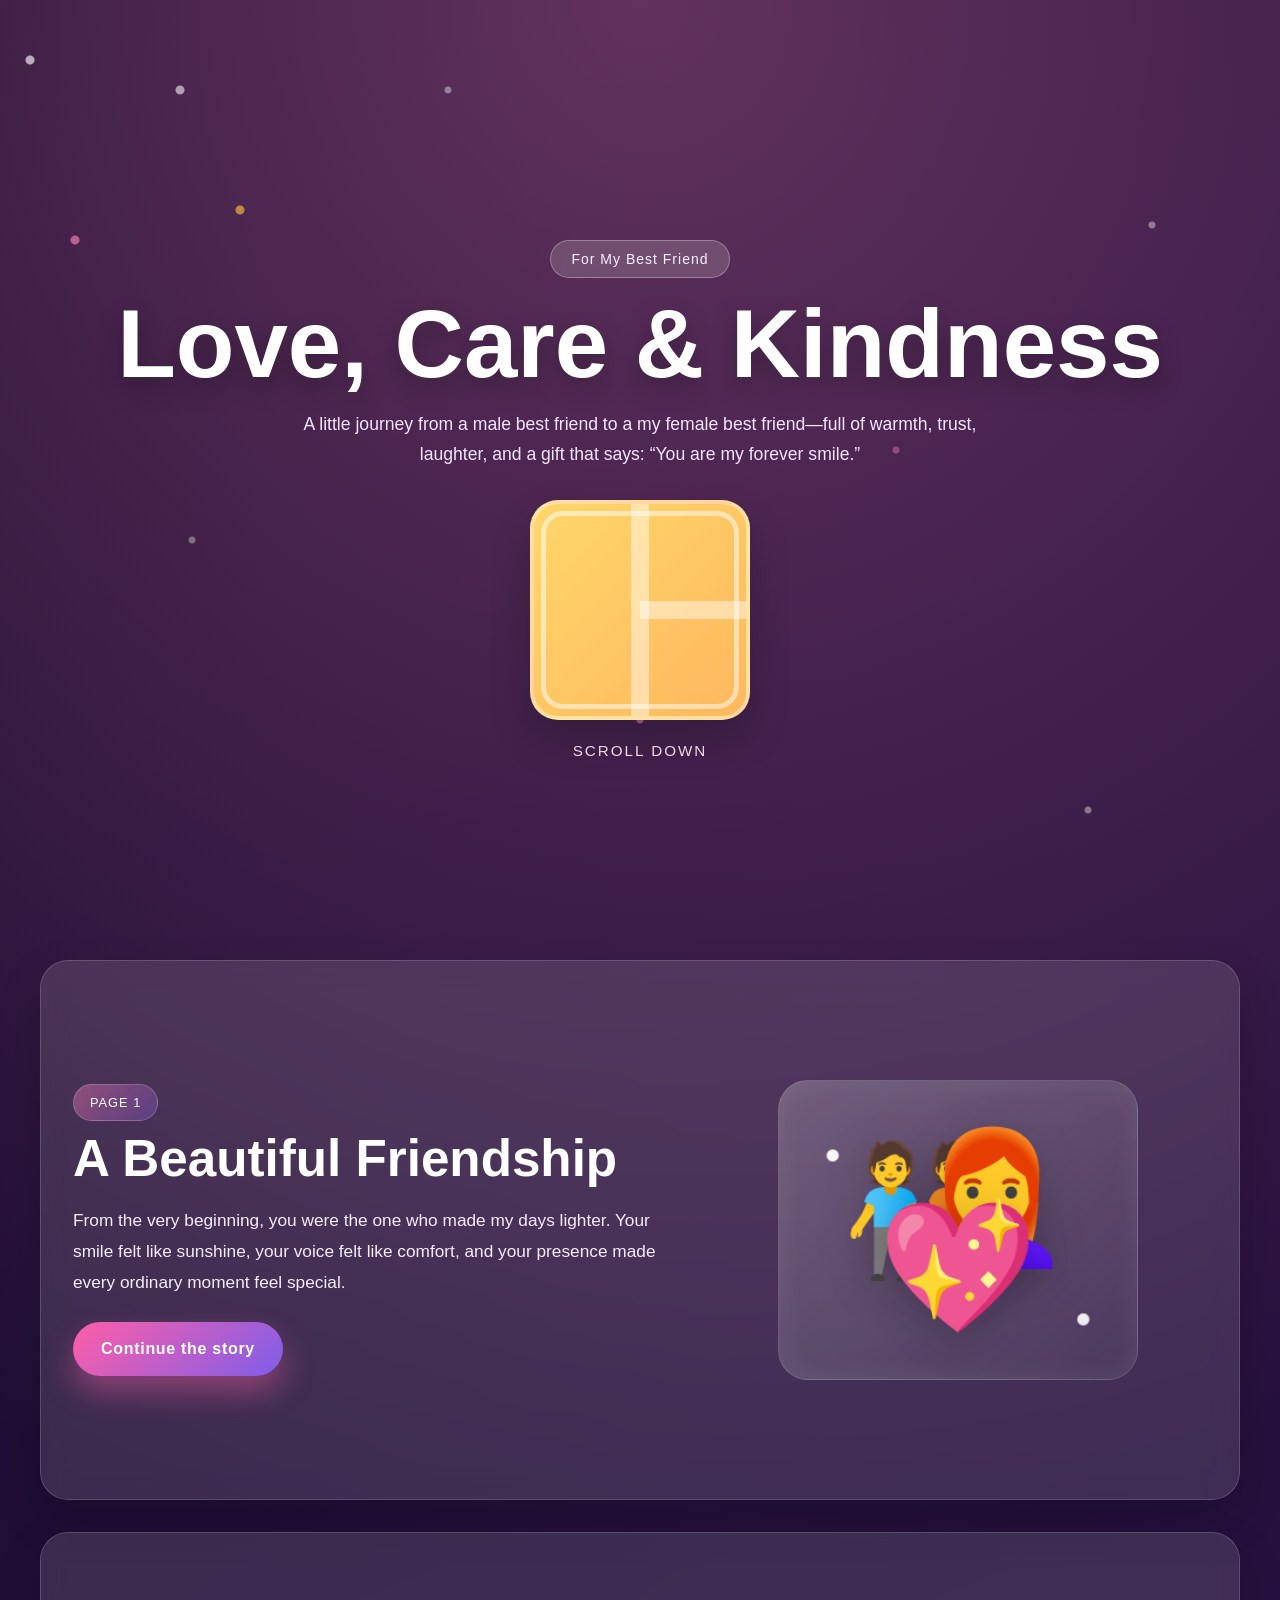
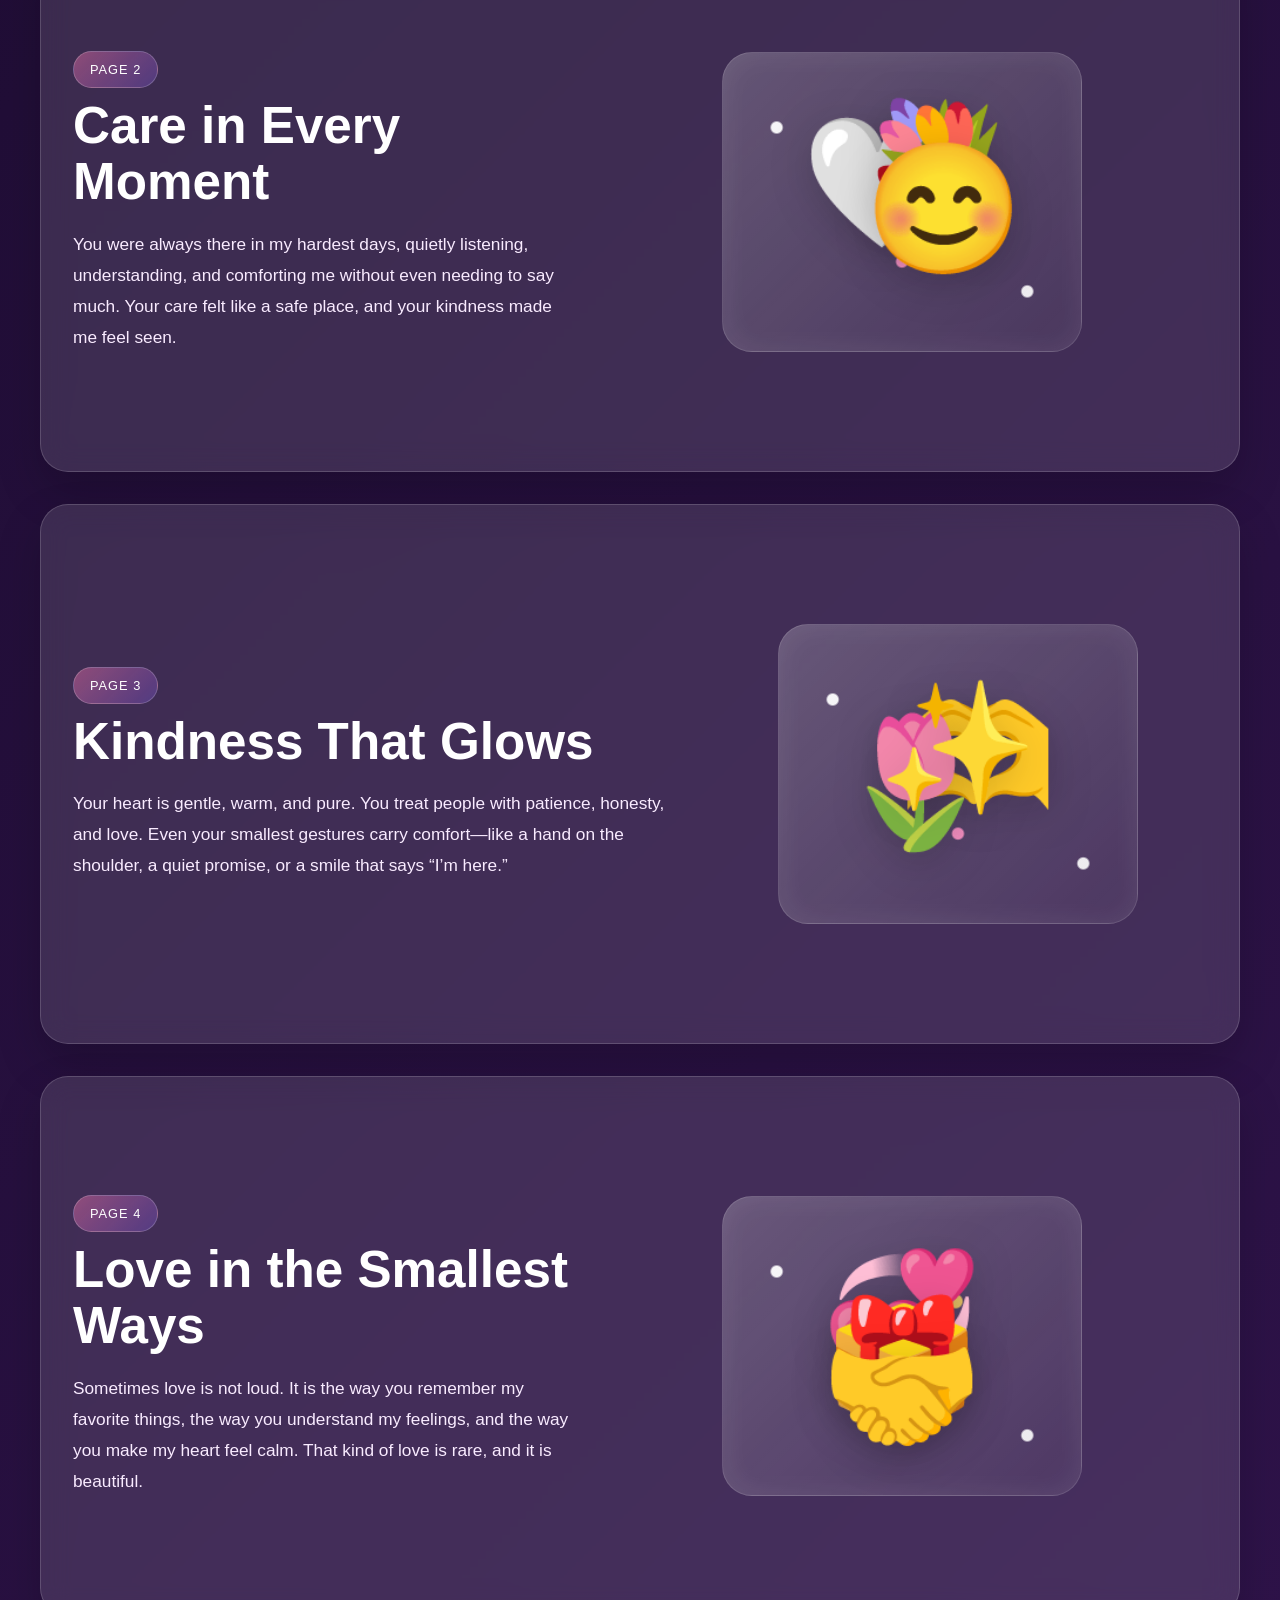
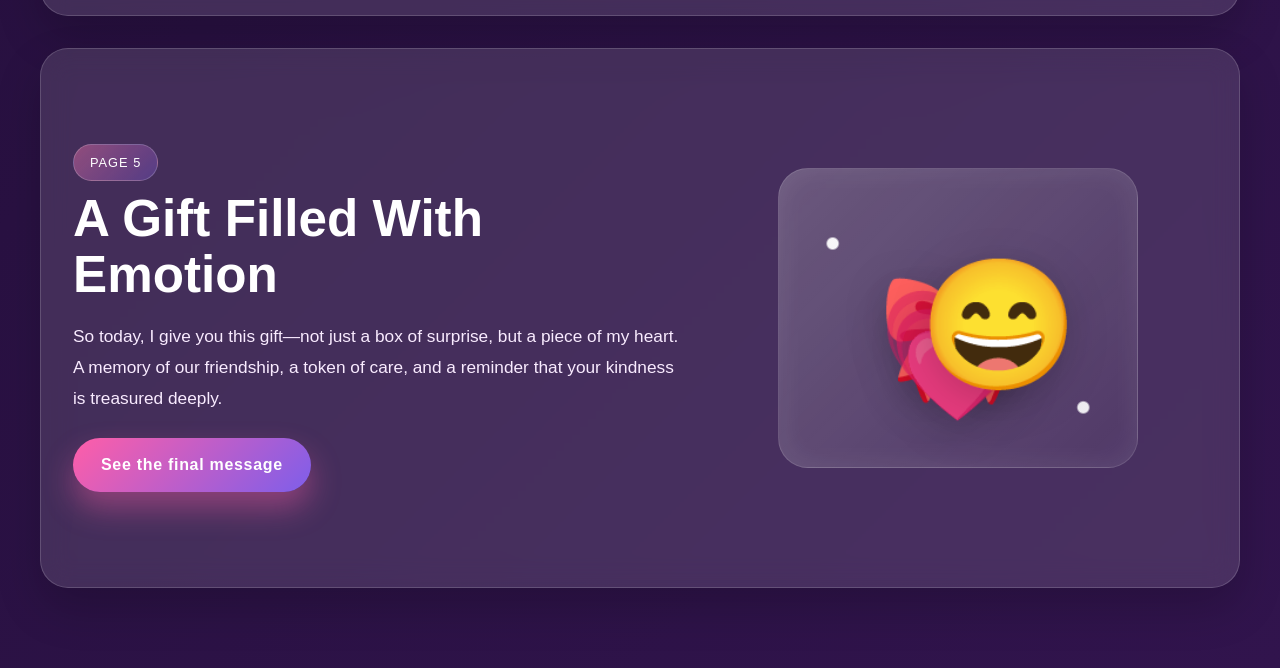
<file: Purva.html>
<!DOCTYPE html>
<html lang="en">
<head>
    <meta charset="UTF-8" />
    <meta name="viewport" content="width=device-width, initial-scale=1.0" />
    <title>Best Friend Gift Story</title>
    <style>
        :root{
            --bg1:#190b2c;
            --bg2:#31144d;
            --card:#fff4fb;
            --pink:#ff5ea8;
            --rose:#ff8db8;
            --gold:#ffd76a;
            --purple:#7e5eea;
            --mint:#98f5d2;
            --blue:#6ec8ff;
            --text:#2a1636;
            --dark:#140b20;
        }

        *{box-sizing:border-box}
        html{scroll-behavior:smooth}
        body{
            margin:0;
            font-family: Arial, Helvetica, sans-serif;
            color:var(--text);
            background:
                radial-gradient(circle at top, rgba(255, 136, 196, 0.3), transparent 40%),
                linear-gradient(135deg, var(--bg1), var(--bg2));
            overflow-x:hidden;
        }

        .page{
            position:relative;
            min-height:100vh;
            padding:30px 20px 80px;
        }

        .floating-hearts, .floating-hearts::before, .floating-hearts::after{
            position:fixed;
            inset:0;
            pointer-events:none;
            content:"";
            background-repeat:no-repeat;
            opacity:0.7;
            animation: floatHeart 16s linear infinite;
        }

        .floating-hearts{
            background-image:
                radial-gradient(circle at 10% 20%, rgba(255,255,255,0.9) 0 4px, transparent 5px),
                radial-gradient(circle at 25% 80%, rgba(255,130,190,0.9) 0 4px, transparent 5px),
                radial-gradient(circle at 60% 30%, rgba(255,255,255,0.8) 0 4px, transparent 5px),
                radial-gradient(circle at 80% 70%, rgba(255,198,60,0.9) 0 4px, transparent 5px);
            background-size: 300px 300px;
            animation-duration: 18s;
        }

        .floating-hearts::before{
            background-image:
                radial-gradient(circle at 35% 10%, rgba(255,255,255,0.8) 0 3px, transparent 4px),
                radial-gradient(circle at 70% 50%, rgba(255,130,190,0.8) 0 3px, transparent 4px),
                radial-gradient(circle at 90% 25%, rgba(255,255,255,0.8) 0 3px, transparent 4px);
            animation-duration: 22s;
            animation-delay:4s;
        }

        .floating-hearts::after{
            background-image:
                radial-gradient(circle at 15% 60%, rgba(255,255,255,0.7) 0 3px, transparent 4px),
                radial-gradient(circle at 50% 80%, rgba(255,180,220,0.9) 0 3px, transparent 4px),
                radial-gradient(circle at 85% 90%, rgba(255,255,255,0.8) 0 3px, transparent 4px);
            animation-duration: 24s;
            animation-delay:8s;
        }

        @keyframes floatHeart {
            0% { transform: translateY(0px) scale(1); opacity:0.2; }
            50% { transform: translateY(-20px) scale(1.08); opacity:0.9; }
            100% { transform: translateY(0px) scale(1); opacity:0.2; }
        }

        .container{
            max-width:1200px;
            margin:0 auto;
            position:relative;
            z-index:1;
        }

        .hero{
            min-height:100vh;
            display:grid;
            place-items:center;
            text-align:center;
            padding-top:40px;
        }

        .badge{
            display:inline-block;
            padding:10px 20px;
            border-radius:999px;
            background:rgba(255,255,255,0.16);
            border:1px solid rgba(255,255,255,0.3);
            color:#fff2ff;
            letter-spacing:1px;
            font-size:14px;
            backdrop-filter:blur(10px);
            margin-bottom:18px;
        }

        h1{
            margin:0;
            font-size:clamp(2.5rem, 8vw, 6rem);
            line-height:1;
            color:white;
            text-shadow:0 10px 25px rgba(0,0,0,0.25);
        }

        .subtitle{
            width:min(700px, 90vw);
            margin:18px auto 30px;
            color:#f5e5ff;
            font-size:1.1rem;
            line-height:1.7;
        }

        .gift-box-wrap{
            position:relative;
            width:220px;
            height:220px;
            margin:20px auto 0;
            animation: bob 3s ease-in-out infinite;
        }

        .gift-box{
            position:absolute;
            inset:0;
            border-radius:28px;
            background:linear-gradient(135deg, var(--gold), #ffb75e);
            box-shadow:0 20px 40px rgba(0,0,0,0.2);
            overflow:hidden;
            border:4px solid rgba(255,255,255,0.4);
        }

        .gift-box::before, .gift-box::after{
            content:"";
            position:absolute;
            background:rgba(255,255,255,0.45);
        }

        .gift-box::before{
            width:18px;
            height:100%;
            left:50%;
            transform:translateX(-50%);
        }

        .gift-box::after{
            width:100%;
            height:18px;
            top:50%;
            transform:translateY(-50%);
        }

        .ribbon{
            position:absolute;
            width:90%;
            height:90%;
            border:5px solid rgba(255,255,255,0.5);
            border-radius:22px;
            left:5%;
            top:5%;
            animation: pulse 2s ease-in-out infinite;
        }

        @keyframes bob{
            0%,100%{transform:translateY(0)}
            50%{transform:translateY(-12px)}
        }

        @keyframes pulse{
            0%,100%{transform:scale(1); box-shadow:0 0 0 rgba(255,255,255,0.1)}
            50%{transform:scale(1.03); box-shadow:0 0 28px rgba(255,255,255,0.22)}
        }

        .scroll-down{
            display:inline-block;
            margin-top:22px;
            color:#ffe4f8;
            font-size:0.95rem;
            letter-spacing:2px;
            animation: bounce 2s infinite;
        }

        @keyframes bounce{
            0%,100%{transform:translateY(0)}
            50%{transform:translateY(10px)}
        }

        .story{
            display:grid;
            gap:32px;
            padding-top:30px;
        }

        .panel{
            position:relative;
            display:grid;
            grid-template-columns:1.1fr 0.9fr;
            gap:26px;
            align-items:center;
            min-height:540px;
            background:rgba(255,255,255,0.12);
            border:1px solid rgba(255,255,255,0.16);
            border-radius:28px;
            padding:32px;
            backdrop-filter:blur(14px);
            box-shadow:0 20px 45px rgba(0,0,0,0.18);
            opacity:0;
            transform:translateY(50px) scale(0.98);
            transition: all 0.8s ease;
        }

        .panel.show{
            opacity:1;
            transform:translateY(0) scale(1);
        }

        .panel:nth-child(even){
            grid-template-columns:0.9fr 1.1fr;
        }

        .panel:nth-child(even) .visual{
            order:2;
        }

        .text h2{
            font-size: clamp(2rem, 4vw, 3.6rem);
            margin:0 0 18px;
            color:white;
            line-height:1.1;
        }

        .text p{
            color:#f9ebff;
            font-size:1.08rem;
            line-height:1.8;
            margin:0;
        }

        .mini-tag{
            display:inline-block;
            margin-bottom:10px;
            padding:10px 16px;
            border-radius:999px;
            color:#fff;
            background:linear-gradient(135deg, rgba(255,122,175,0.42), rgba(126,94,234,0.3));
            border:1px solid rgba(255,255,255,0.2);
            font-size:0.8rem;
            letter-spacing:1px;
            text-transform:uppercase;
        }

        .visual{
            position:relative;
            min-height:350px;
            display:grid;
            place-items:center;
        }

        .art{
            position:relative;
            width:min(80vw, 360px);
            height:300px;
            display:grid;
            place-items:center;
            border-radius:30px;
            background:linear-gradient(135deg, rgba(255,255,255,0.2), rgba(255,255,255,0.05));
            border:1px solid rgba(255,255,255,0.15);
            box-shadow:inset 0 0 30px rgba(255,255,255,0.08);
            overflow:hidden;
        }

        .emoji{
            font-size:clamp(4.5rem, 10vw, 8rem);
            position:absolute;
            filter:drop-shadow(0 10px 20px rgba(0,0,0,0.18));
            animation: drift 4s ease-in-out infinite;
        }

        .emoji.guy{left:18%; top:18%}
        .emoji.girl{right:18%; top:14%}
        .emoji.heart{bottom:12%; left:50%; transform:translateX(-50%); animation-delay:0.5s;}
        .emoji.gift{bottom:18%; left:50%; transform:translateX(-50%); animation-delay:1s;}
        .emoji.hands{bottom:10%; left:50%; transform:translateX(-50%); animation-delay:2s;}
        .emoji.star{top:16%; left:50%; transform:translateX(-50%); animation-delay:1.5s;}
        .emoji.bloom{left:16%; bottom:22%}
        .emoji.smile{right:16%; bottom:22%}
        .emoji.care{left:22%; top:18%}
        .emoji.kind{right:22%; top:18%}
        .emoji.love{left:50%; top:15%; transform:translateX(-50%)}

        @keyframes drift{
            0%,100%{transform:translateY(0) scale(1)}
            50%{transform:translateY(-12px) scale(1.08)}
        }

        .sparkles{
            position:absolute;
            inset:0;
            background:
                radial-gradient(circle at 15% 25%, rgba(255,255,255,0.95) 0 5px, transparent 7px),
                radial-gradient(circle at 65% 35%, rgba(255,215,106,0.9) 0 6px, transparent 8px),
                radial-gradient(circle at 50% 70%, rgba(255,150,200,0.95) 0 5px, transparent 7px),
                radial-gradient(circle at 85% 80%, rgba(255,255,255,0.9) 0 5px, transparent 7px);
            animation: twinkle 2.4s ease-in-out infinite alternate;
        }

        @keyframes twinkle{
            0%{opacity:0.5; transform:scale(0.96)}
            100%{opacity:1; transform:scale(1.05)}
        }

        .cta{
            padding:18px 28px;
            border:none;
            border-radius:999px;
            font-size:1rem;
            font-weight:700;
            letter-spacing:0.7px;
            background:linear-gradient(135deg, var(--pink), var(--purple));
            color:white;
            box-shadow:0 16px 30px rgba(255,95,168,0.4);
            cursor:pointer;
            transition:transform 0.2s ease, box-shadow 0.2s ease;
            margin-top:24px;
        }

        .cta:hover{
            transform:translateY(-2px) scale(1.02);
            box-shadow:0 18px 34px rgba(255,95,168,0.5);
        }

        .final-card{
            min-height:340px;
            text-align:center;
            display:grid;
            place-items:center;
            background:linear-gradient(135deg, rgba(255,255,255,0.18), rgba(255,255,255,0.08));
            border-radius:32px;
            border:1px solid rgba(255,255,255,0.18);
            padding:32px;
            margin-top:18px;
        }

        .final-card h3{
            margin:0 0 12px;
            font-size:clamp(2rem, 5vw, 4rem);
            color:white;
            text-shadow:0 10px 22px rgba(0,0,0,0.15);
        }

        .final-card p{
            color:#f3ebff;
            font-size:1.1rem;
            line-height:1.8;
            max-width:700px;
            margin:0 auto;
        }

        @media (max-width: 820px) {
            .panel, .panel:nth-child(even){
                grid-template-columns:1fr;
                padding:24px 18px;
                min-height:auto;
            }

            .panel:nth-child(even) .visual{
                order:0;
            }

            .text h2{
                font-size:2.2rem;
            }

            .hero{
                min-height:85vh;
            }
        }
    </style>
</head>
<body>
    <div class="floating-hearts"></div>

    <div class="page">
        <div class="container">
            <header class="hero">
                <div>
                    <div class="badge">For My Best Friend</div>
                    <h1>Love, Care & Kindness</h1>
                    <p class="subtitle">
                        A little journey from a male best friend to a my female best friend—full of warmth,
                        trust, laughter, and a gift that says: “You are my forever smile.”
                    </p>
                    <div class="gift-box-wrap" aria-label="Gift box">
                        <div class="gift-box"></div>
                        <div class="ribbon"></div>
                    </div>
                    <div class="scroll-down">SCROLL DOWN</div>
                </div>
            </header>

            <main class="story">
                <section class="panel show">
                    <div class="text">
                        <div class="mini-tag">Page 1</div>
                        <h2>A Beautiful Friendship</h2>
                        <p>
                            From the very beginning, you were the one who made my days lighter.
                            Your smile felt like sunshine, your voice felt like comfort, and your presence
                            made every ordinary moment feel special.
                        </p>
                        <button class="cta" onclick="scrollToNext()">Continue the story</button>
                    </div>
                    <div class="visual">
                        <div class="art">
                            <div class="sparkles"></div>
                            <div class="emoji guy">🧑‍🤝‍🧑</div>
                            <div class="emoji girl">👩‍🦰</div>
                            <div class="emoji heart">💖</div>
                        </div>
                    </div>
                </section>

                <section class="panel">
                    <div class="text">
                        <div class="mini-tag">Page 2</div>
                        <h2>Care in Every Moment</h2>
                        <p>
                            You were always there in my hardest days, quietly listening, understanding,
                            and comforting me without even needing to say much. Your care felt like a safe
                            place, and your kindness made me feel seen.
                        </p>
                    </div>
                    <div class="visual">
                        <div class="art">
                            <div class="sparkles"></div>
                            <div class="emoji care">🤍</div>
                            <div class="emoji girl">💐</div>
                            <div class="emoji smile">😊</div>
                        </div>
                    </div>
                </section>

                <section class="panel">
                    <div class="text">
                        <div class="mini-tag">Page 3</div>
                        <h2>Kindness That Glows</h2>
                        <p>
                            Your heart is gentle, warm, and pure. You treat people with patience, honesty,
                            and love. Even your smallest gestures carry comfort—like a hand on the shoulder,
                            a quiet promise, or a smile that says “I’m here.”
                        </p>
                    </div>
                    <div class="visual">
                        <div class="art">
                            <div class="sparkles"></div>
                            <div class="emoji kind">🫶</div>
                            <div class="emoji bloom">🌷</div>
                            <div class="emoji star">✨</div>
                        </div>
                    </div>
                </section>

                <section class="panel">
                    <div class="text">
                        <div class="mini-tag">Page 4</div>
                        <h2>Love in the Smallest Ways</h2>
                        <p>
                            Sometimes love is not loud. It is the way you remember my favorite things,
                            the way you understand my feelings, and the way you make my heart feel calm.
                            That kind of love is rare, and it is beautiful.
                        </p>
                    </div>
                    <div class="visual">
                        <div class="art">
                            <div class="sparkles"></div>
                            <div class="emoji love">💞</div>
                            <div class="emoji gift">🎁</div>
                            <div class="emoji hands">🤝</div>
                        </div>
                    </div>
                </section>

                <section class="panel">
                    <div class="text">
                        <div class="mini-tag">Page 5</div>
                        <h2>A Gift Filled With Emotion</h2>
                        <p>
                            So today, I give you this gift—not just a box of surprise, but a piece of my
                            heart. A memory of our friendship, a token of care, and a reminder that your
                            kindness is treasured deeply.
                        </p>
                        <button class="cta" onclick="showFinalMessage()">See the final message</button>
                    </div>
                    <div class="visual">
                        <div class="art">
                            <div class="sparkles"></div>
                            <div class="emoji gift">🎀</div>
                            <div class="emoji heart">💗</div>
                            <div class="emoji smile">😄</div>
                        </div>
                    </div>
                </section>

                <div class="final-card" id="finalMessage" style="display:none;">
                    <div>
                        <h3>To My Best Friend</h3>
                        <p>
                            Thank you for being my comfort, my confidence, my laughter, and my safe place.
                            Your love, care, and kindness are the most precious gifts I could ever ask for.
                            May this little surprise always remind you how deeply you are valued and cherished.
                        </p>
                    </div>
                </div>
            </main>
        </div>
    </div>

    <script>
        const panels = document.querySelectorAll('.panel');

        const observer = new IntersectionObserver((entries) => {
            entries.forEach(entry => {
                if (entry.isIntersecting) {
                    entry.target.classList.add('show');
                }
            });
        }, { threshold: 0.2 });

        panels.forEach(panel => observer.observe(panel));

        function scrollToNext() {
            const next = document.querySelector('.panel.show')?.nextElementSibling || document.querySelector('.panel');
            if (next) next.scrollIntoView({ behavior: 'smooth', block: 'start' });
        }

        function showFinalMessage() {
            const final = document.getElementById('finalMessage');
            final.style.display = 'grid';
            final.scrollIntoView({ behavior: 'smooth', block: 'start' });
        }
    </script>
</body>
</html>
</file>
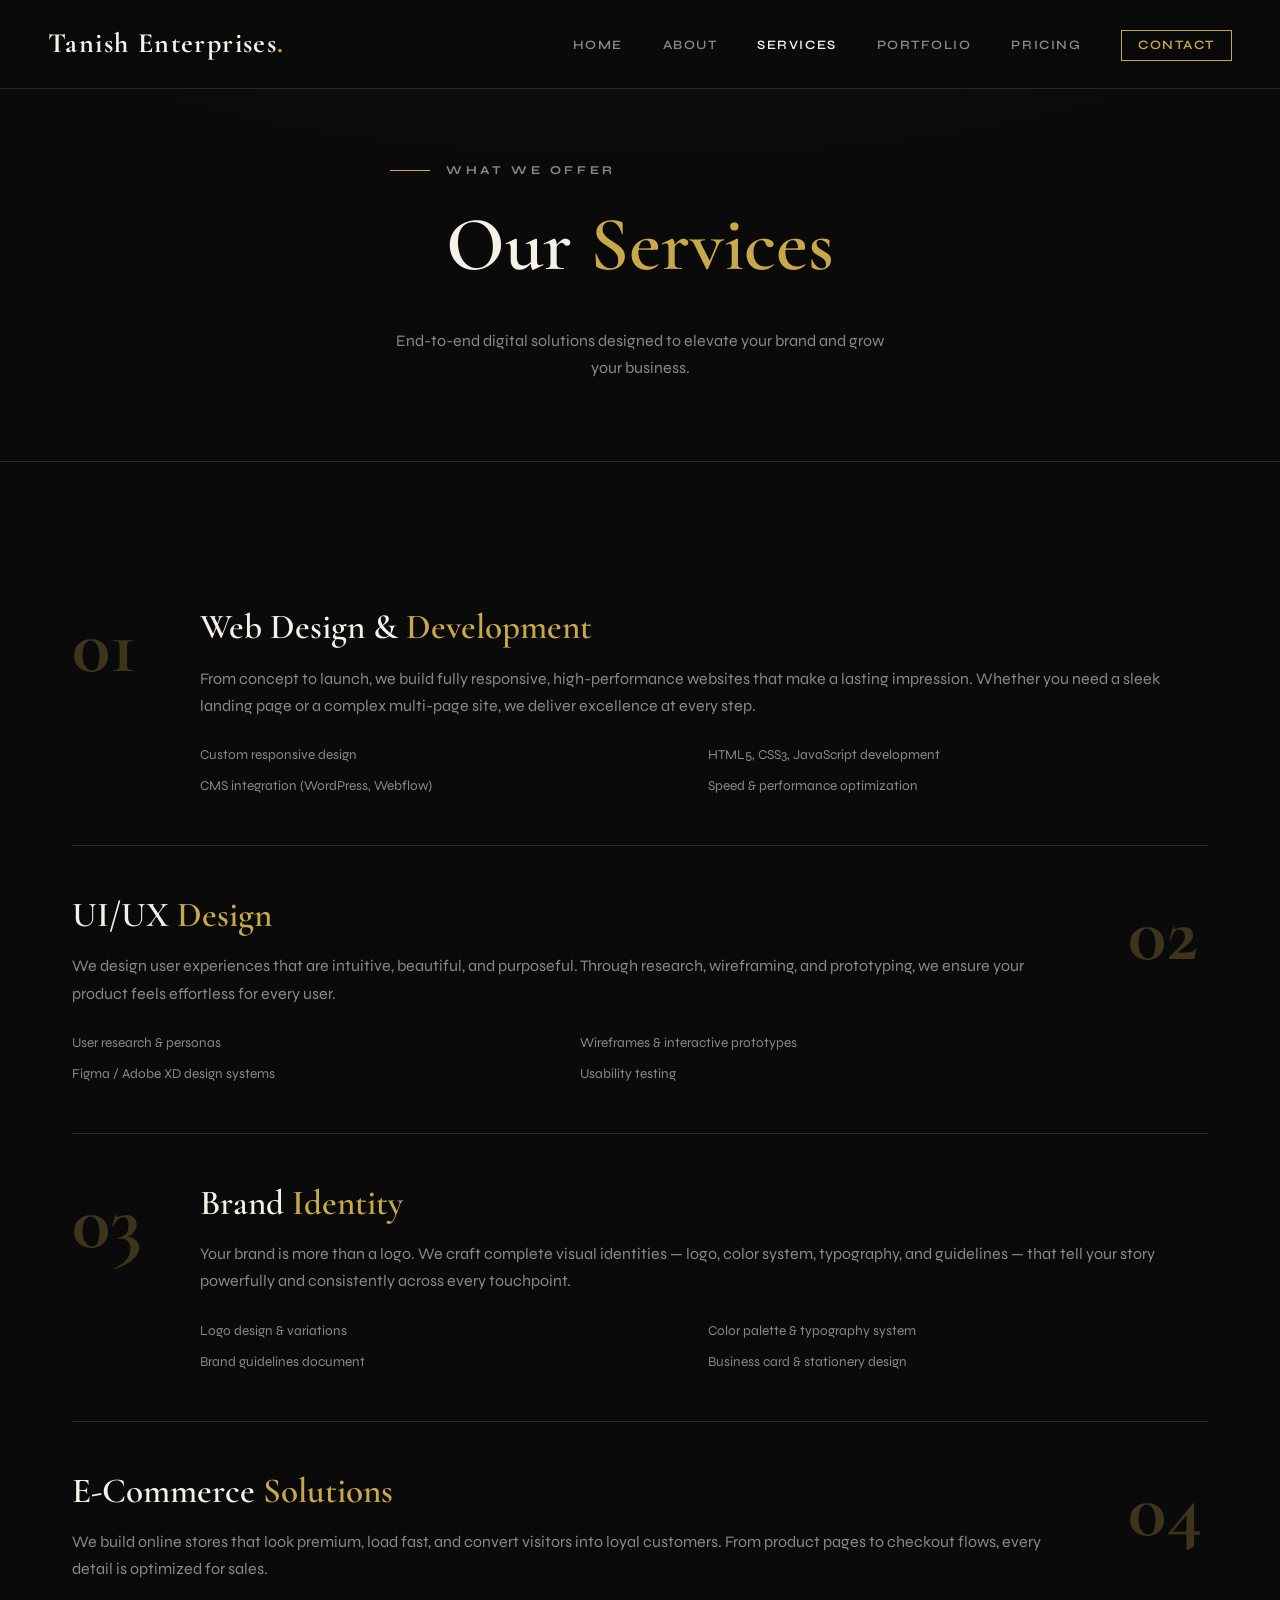
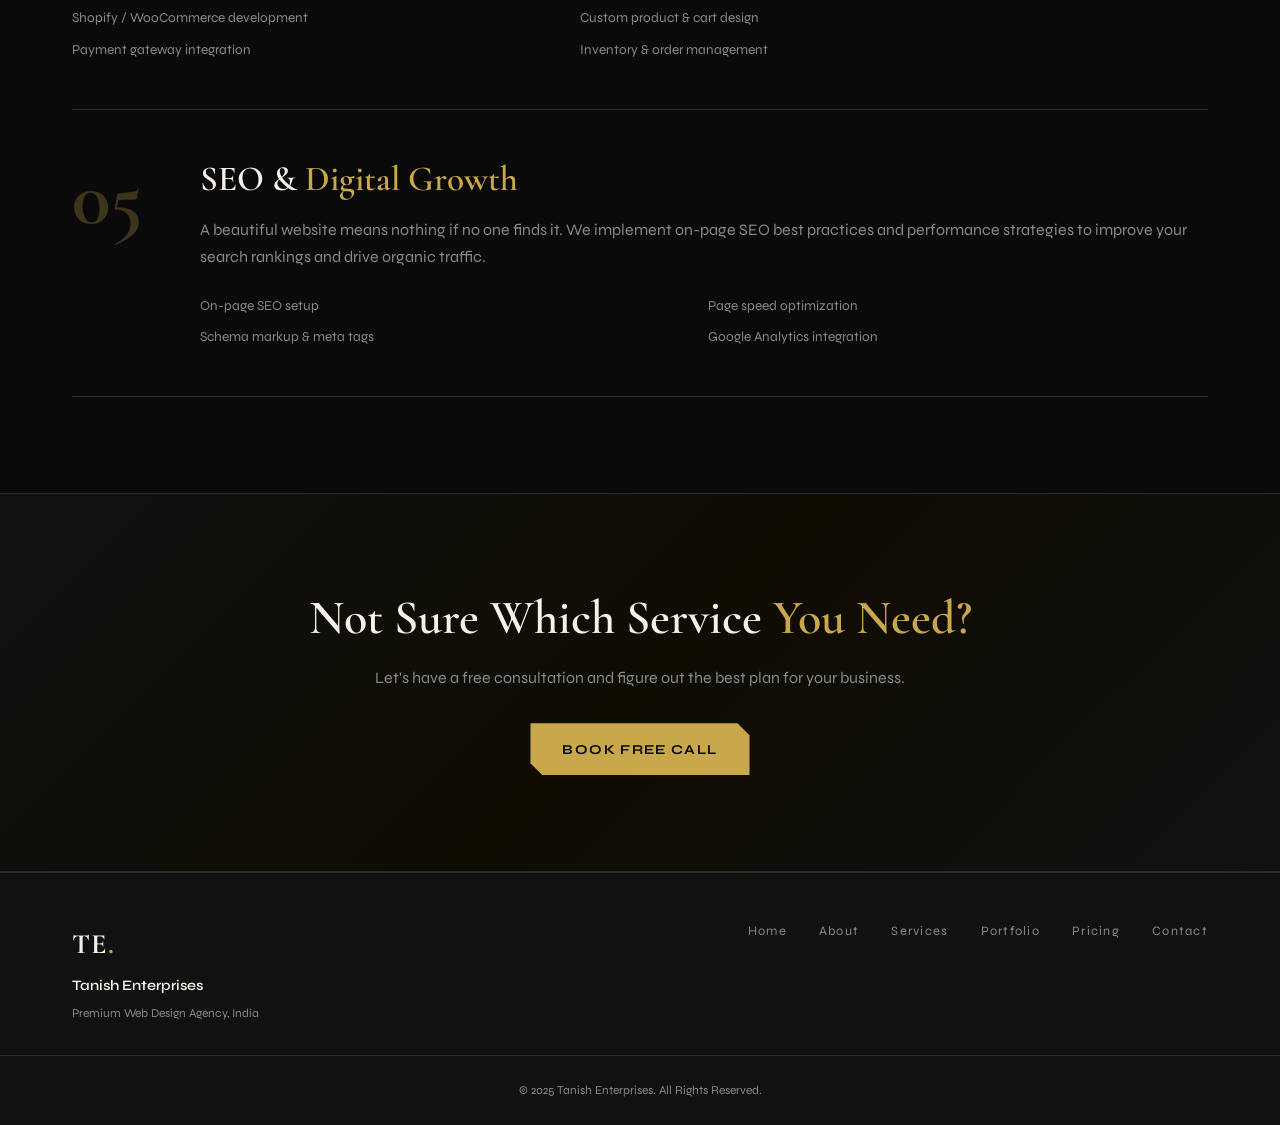
<file: services.html>
<!DOCTYPE html>
<html lang="en">
<head>
  <meta charset="UTF-8" />
  <meta name="viewport" content="width=device-width, initial-scale=1.0"/>
  <title>Services | Tanish Enterprises</title>
  <link rel="preconnect" href="https://fonts.googleapis.com">
  <link href="https://fonts.googleapis.com/css2?family=Cormorant+Garamond:wght@300;400;600;700&family=Syne:wght@400;600;700;800&display=swap" rel="stylesheet">
  <link rel="stylesheet" href="style.css">
</head>
<body>

  <nav class="navbar">
    <a href="index.html" class="logo">Tanish Enterprises<span>.</span></a>
    <ul class="nav-links">
      <li><a href="index.html">Home</a></li>
      <li><a href="about.html">About</a></li>
      <li><a href="services.html" class="active">Services</a></li>
      <li><a href="portfolio.html">Portfolio</a></li>
      <li><a href="pricing.html">Pricing</a></li>
      <li><a href="contact.html" class="nav-cta">Contact</a></li>
    </ul>
    <div class="hamburger" onclick="toggleMenu()">
      <span></span><span></span><span></span>
    </div>
  </nav>

  <section class="page-hero">
    <p class="hero-tag">What We Offer</p>
    <h1>Our <span class="gold">Services</span></h1>
    <p>End-to-end digital solutions designed to elevate your brand and grow your business.</p>
  </section>

  <!-- SERVICES DETAILED -->
  <section class="section">
    <div class="container">
      <div class="service-detail-card">
        <div class="sd-num">01</div>
        <div class="sd-content">
          <h2>Web Design & <span class="gold">Development</span></h2>
          <p>From concept to launch, we build fully responsive, high-performance websites that make a lasting impression. Whether you need a sleek landing page or a complex multi-page site, we deliver excellence at every step.</p>
          <ul class="feature-list">
            <li>Custom responsive design</li>
            <li>HTML5, CSS3, JavaScript development</li>
            <li>CMS integration (WordPress, Webflow)</li>
            <li>Speed & performance optimization</li>
          </ul>
        </div>
      </div>

      <div class="service-detail-card reverse">
        <div class="sd-num">02</div>
        <div class="sd-content">
          <h2>UI/UX <span class="gold">Design</span></h2>
          <p>We design user experiences that are intuitive, beautiful, and purposeful. Through research, wireframing, and prototyping, we ensure your product feels effortless for every user.</p>
          <ul class="feature-list">
            <li>User research & personas</li>
            <li>Wireframes & interactive prototypes</li>
            <li>Figma / Adobe XD design systems</li>
            <li>Usability testing</li>
          </ul>
        </div>
      </div>

      <div class="service-detail-card">
        <div class="sd-num">03</div>
        <div class="sd-content">
          <h2>Brand <span class="gold">Identity</span></h2>
          <p>Your brand is more than a logo. We craft complete visual identities — logo, color system, typography, and guidelines — that tell your story powerfully and consistently across every touchpoint.</p>
          <ul class="feature-list">
            <li>Logo design & variations</li>
            <li>Color palette & typography system</li>
            <li>Brand guidelines document</li>
            <li>Business card & stationery design</li>
          </ul>
        </div>
      </div>

      <div class="service-detail-card reverse">
        <div class="sd-num">04</div>
        <div class="sd-content">
          <h2>E-Commerce <span class="gold">Solutions</span></h2>
          <p>We build online stores that look premium, load fast, and convert visitors into loyal customers. From product pages to checkout flows, every detail is optimized for sales.</p>
          <ul class="feature-list">
            <li>Shopify / WooCommerce development</li>
            <li>Custom product & cart design</li>
            <li>Payment gateway integration</li>
            <li>Inventory & order management</li>
          </ul>
        </div>
      </div>

      <div class="service-detail-card">
        <div class="sd-num">05</div>
        <div class="sd-content">
          <h2>SEO & <span class="gold">Digital Growth</span></h2>
          <p>A beautiful website means nothing if no one finds it. We implement on-page SEO best practices and performance strategies to improve your search rankings and drive organic traffic.</p>
          <ul class="feature-list">
            <li>On-page SEO setup</li>
            <li>Page speed optimization</li>
            <li>Schema markup & meta tags</li>
            <li>Google Analytics integration</li>
          </ul>
        </div>
      </div>
    </div>
  </section>

  <section class="cta-band">
    <div class="container">
      <h2>Not Sure Which Service <span class="gold">You Need?</span></h2>
      <p>Let's have a free consultation and figure out the best plan for your business.</p>
      <a href="contact.html" class="btn-primary">Book Free Call</a>
    </div>
  </section>

  <footer class="footer">
    <div class="container footer-inner">
      <div class="footer-brand">
        <span class="logo">TE<span>.</span></span>
        <p>Tanish Enterprises</p>
        <small>Premium Web Design Agency, India</small>
      </div>
      <div class="footer-links">
        <a href="index.html">Home</a>
        <a href="about.html">About</a>
        <a href="services.html">Services</a>
        <a href="portfolio.html">Portfolio</a>
        <a href="pricing.html">Pricing</a>
        <a href="contact.html">Contact</a>
      </div>
    </div>
    <p class="footer-copy">© 2025 Tanish Enterprises. All Rights Reserved.</p>
  </footer>

  <script src="main.js"></script>
</body>
</html>
</file>
<file: style.css>
/* =============================================
   TANISH ENTERPRISES — GLOBAL STYLESHEET
   Dark & Bold Luxury Theme
   ============================================= */

:root {
  --bg: #0a0a0a;
  --bg2: #111111;
  --bg3: #161616;
  --gold: #c9a84c;
  --gold-light: #e2c97e;
  --gold-dim: #c9a84c44;
  --white: #f5f0e8;
  --muted: #888;
  --border: #2a2a2a;
  --font-display: 'Cormorant Garamond', serif;
  --font-body: 'Syne', sans-serif;
  --radius: 4px;
  --transition: all 0.3s cubic-bezier(0.4, 0, 0.2, 1);
}

*, *::before, *::after { box-sizing: border-box; margin: 0; padding: 0; }

html { scroll-behavior: smooth; }

body {
  background: var(--bg);
  color: var(--white);
  font-family: var(--font-body);
  font-size: 16px;
  line-height: 1.7;
  overflow-x: hidden;
}

a { color: inherit; text-decoration: none; }
img { max-width: 100%; }

/* ========= SCROLLBAR ========= */
::-webkit-scrollbar { width: 4px; }
::-webkit-scrollbar-track { background: var(--bg); }
::-webkit-scrollbar-thumb { background: var(--gold); border-radius: 2px; }

/* ========= UTILITIES ========= */
.container { max-width: 1200px; margin: 0 auto; padding: 0 2rem; }
.section { padding: 6rem 0; }
.dark-section { background: var(--bg2); }
.center { text-align: center; }
.gold { color: var(--gold); }
.section-tag {
  font-family: var(--font-body);
  font-size: 0.75rem;
  font-weight: 700;
  letter-spacing: 0.25em;
  text-transform: uppercase;
  color: var(--gold);
  margin-bottom: 0.75rem;
}
.section-tag.center { display: block; }
h2 {
  font-family: var(--font-display);
  font-size: clamp(2rem, 4vw, 3rem);
  font-weight: 600;
  line-height: 1.2;
  margin-bottom: 1.25rem;
}
.two-col {
  display: grid;
  grid-template-columns: 1fr 1fr;
  gap: 5rem;
  align-items: center;
}

/* ========= BUTTONS ========= */
.btn-primary {
  display: inline-block;
  background: var(--gold);
  color: #0a0a0a;
  font-family: var(--font-body);
  font-size: 0.85rem;
  font-weight: 700;
  letter-spacing: 0.1em;
  text-transform: uppercase;
  padding: 0.9rem 2rem;
  border: none;
  cursor: pointer;
  transition: var(--transition);
  clip-path: polygon(0 0, calc(100% - 12px) 0, 100% 12px, 100% 100%, 12px 100%, 0 calc(100% - 12px));
}
.btn-primary:hover { background: var(--gold-light); transform: translateY(-2px); }
.btn-primary.full { width: 100%; text-align: center; }

.btn-outline {
  display: inline-block;
  background: transparent;
  color: var(--gold);
  border: 1px solid var(--gold);
  font-family: var(--font-body);
  font-size: 0.85rem;
  font-weight: 700;
  letter-spacing: 0.1em;
  text-transform: uppercase;
  padding: 0.9rem 2rem;
  transition: var(--transition);
  clip-path: polygon(0 0, calc(100% - 12px) 0, 100% 12px, 100% 100%, 12px 100%, 0 calc(100% - 12px));
}
.btn-outline:hover { background: var(--gold-dim); transform: translateY(-2px); }
.btn-outline.full { width: 100%; text-align: center; }

/* ========= NAVBAR ========= */
.navbar {
  position: fixed;
  top: 0; left: 0; right: 0;
  z-index: 1000;
  display: flex;
  align-items: center;
  justify-content: space-between;
  padding: 1.25rem 3rem;
  background: rgba(10,10,10,0.92);
  backdrop-filter: blur(12px);
  border-bottom: 1px solid var(--border);
  transition: var(--transition);
}
.logo {
  font-family: var(--font-display);
  font-size: 1.75rem;
  font-weight: 700;
  letter-spacing: 0.05em;
  color: var(--white);
}
.logo span { color: var(--gold); }
.nav-links { display: flex; gap: 2.5rem; list-style: none; }
.nav-links a {
  font-size: 0.8rem;
  font-weight: 600;
  letter-spacing: 0.12em;
  text-transform: uppercase;
  color: var(--muted);
  transition: color 0.2s;
}
.nav-links a:hover, .nav-links a.active { color: var(--white); }
.nav-cta {
  color: var(--gold) !important;
  border: 1px solid var(--gold);
  padding: 0.4rem 1rem;
}
.nav-cta:hover { background: var(--gold-dim) !important; }
.hamburger { display: none; flex-direction: column; gap: 5px; cursor: pointer; }
.hamburger span { width: 24px; height: 2px; background: var(--white); transition: var(--transition); }

/* ========= HERO ========= */
.hero {
  min-height: 100vh;
  display: flex;
  flex-direction: column;
  justify-content: center;
  padding: 8rem 3rem 4rem;
  position: relative;
  overflow: hidden;
}
.hero::before {
  content: '';
  position: absolute;
  top: 0; left: 0; right: 0; bottom: 0;
  background: radial-gradient(ellipse 80% 60% at 50% 30%, #c9a84c0d 0%, transparent 70%);
  pointer-events: none;
}
.hero-bg-text {
  position: absolute;
  top: 50%;
  left: 50%;
  transform: translate(-50%, -50%);
  font-family: var(--font-display);
  font-size: clamp(8rem, 20vw, 20rem);
  font-weight: 700;
  color: #ffffff04;
  letter-spacing: 0.2em;
  white-space: nowrap;
  pointer-events: none;
  user-select: none;
}
.hero-content { max-width: 760px; position: relative; z-index: 1; }
.hero-tag {
  font-size: 0.75rem;
  font-weight: 700;
  letter-spacing: 0.3em;
  text-transform: uppercase;
  color: var(--gold);
  margin-bottom: 1.5rem;
  display: flex;
  align-items: center;
  gap: 1rem;
}
.hero-tag::before {
  content: '';
  display: block;
  width: 40px;
  height: 1px;
  background: var(--gold);
}
.hero h1 {
  font-family: var(--font-display);
  font-size: clamp(3rem, 7vw, 6rem);
  font-weight: 600;
  line-height: 1.05;
  letter-spacing: -0.02em;
  margin-bottom: 1.5rem;
}
.hero-sub {
  font-size: 1.05rem;
  color: var(--muted);
  max-width: 500px;
  margin-bottom: 2.5rem;
}
.hero-btns { display: flex; gap: 1rem; flex-wrap: wrap; }
.hero-scroll {
  position: absolute;
  bottom: 2.5rem;
  left: 3rem;
  font-size: 0.75rem;
  letter-spacing: 0.2em;
  color: var(--muted);
  text-transform: uppercase;
  writing-mode: vertical-rl;
  animation: bounce 2s infinite;
}
@keyframes bounce { 0%,100%{transform:translateY(0)} 50%{transform:translateY(8px)} }
.hero-stats {
  position: absolute;
  bottom: 2.5rem;
  right: 3rem;
  display: flex;
  gap: 3rem;
  z-index: 1;
}
.stat span {
  font-family: var(--font-display);
  font-size: 2.5rem;
  font-weight: 600;
  color: var(--gold);
  display: block;
}
.stat p { font-size: 0.75rem; color: var(--muted); letter-spacing: 0.1em; }

/* ========= MARQUEE ========= */
.marquee-wrap {
  overflow: hidden;
  border-top: 1px solid var(--border);
  border-bottom: 1px solid var(--border);
  background: var(--bg2);
  padding: 1rem 0;
}
.marquee-track {
  display: flex;
  gap: 2rem;
  white-space: nowrap;
  animation: marquee 25s linear infinite;
  width: max-content;
}
.marquee-track span {
  font-size: 0.75rem;
  font-weight: 700;
  letter-spacing: 0.2em;
  text-transform: uppercase;
  color: var(--muted);
}
.marquee-track span:nth-child(even) { color: var(--gold); font-size: 0.6rem; }
@keyframes marquee { from{transform:translateX(0)} to{transform:translateX(-50%)} }

/* ========= HOME ABOUT ========= */
.col-text p { color: var(--muted); margin-bottom: 1rem; }
.col-text .btn-primary { margin-top: 0.5rem; }
.col-visual { display: flex; flex-direction: column; gap: 1.5rem; }
.about-card {
  background: var(--bg2);
  border: 1px solid var(--border);
  padding: 2rem;
  transition: var(--transition);
  position: relative;
}
.about-card::before {
  content: '';
  position: absolute;
  top: 0; left: 0;
  width: 3px;
  height: 0;
  background: var(--gold);
  transition: height 0.4s;
}
.about-card:hover::before { height: 100%; }
.about-card.offset { margin-left: 2rem; }
.about-card:hover { border-color: var(--gold-dim); transform: translateY(-4px); }
.about-icon { font-size: 1.5rem; color: var(--gold); margin-bottom: 0.75rem; }
.about-card h3 { font-family: var(--font-display); font-size: 1.3rem; margin-bottom: 0.5rem; }
.about-card p { color: var(--muted); font-size: 0.9rem; }

/* ========= SERVICES GRID ========= */
.services-grid {
  display: grid;
  grid-template-columns: repeat(2, 1fr);
  gap: 1.5px;
  margin-top: 3rem;
  background: var(--border);
}
.service-card {
  background: var(--bg2);
  padding: 2.5rem;
  transition: var(--transition);
  position: relative;
  overflow: hidden;
}
.service-card::after {
  content: '';
  position: absolute;
  bottom: 0; left: 0; right: 0;
  height: 2px;
  background: var(--gold);
  transform: scaleX(0);
  transform-origin: left;
  transition: transform 0.4s;
}
.service-card:hover::after { transform: scaleX(1); }
.service-card:hover { background: var(--bg3); }
.s-num {
  font-family: var(--font-display);
  font-size: 3.5rem;
  font-weight: 700;
  color: #ffffff08;
  line-height: 1;
  margin-bottom: 1rem;
  transition: color 0.3s;
}
.service-card:hover .s-num { color: var(--gold-dim); }
.service-card h3 { font-family: var(--font-display); font-size: 1.4rem; margin-bottom: 0.5rem; }
.service-card p { color: var(--muted); font-size: 0.9rem; margin-bottom: 1rem; }
.service-card a { color: var(--gold); font-size: 0.8rem; font-weight: 700; letter-spacing: 0.1em; }

/* ========= PORTFOLIO GRID ========= */
.portfolio-grid {
  display: grid;
  grid-template-columns: repeat(3, 1fr);
  gap: 1.5rem;
  margin-top: 3rem;
}
.port-card {
  height: 300px;
  background: var(--bg2);
  border: 1px solid var(--border);
  position: relative;
  overflow: hidden;
  cursor: pointer;
}
.port-card::before {
  content: '';
  position: absolute;
  inset: 0;
  background: linear-gradient(135deg, var(--c, var(--gold)) 0%, transparent 60%);
  opacity: 0.15;
  transition: opacity 0.4s;
}
.port-card:hover::before { opacity: 0.35; }
.port-overlay {
  position: absolute;
  bottom: 0; left: 0; right: 0;
  padding: 1.5rem;
  background: linear-gradient(to top, rgba(0,0,0,0.9), transparent);
  transform: translateY(10px);
  opacity: 0;
  transition: var(--transition);
}
.port-card:hover .port-overlay { transform: translateY(0); opacity: 1; }
.port-overlay h3 { font-family: var(--font-display); font-size: 1.3rem; margin-bottom: 0.25rem; }
.port-overlay p { font-size: 0.8rem; color: var(--muted); margin-bottom: 0.75rem; }
.port-overlay a { color: var(--gold); font-size: 0.8rem; font-weight: 700; }

/* ========= CTA BAND ========= */
.cta-band {
  padding: 6rem 0;
  background: linear-gradient(135deg, #111 0%, #0f0c02 50%, #111 100%);
  border-top: 1px solid var(--border);
  border-bottom: 1px solid var(--border);
  text-align: center;
}
.cta-band h2 { font-family: var(--font-display); font-size: clamp(2rem, 4vw, 3rem); margin-bottom: 1rem; }
.cta-band p { color: var(--muted); margin-bottom: 2rem; }

/* ========= FOOTER ========= */
.footer { padding: 3rem 0 1.5rem; background: var(--bg2); border-top: 1px solid var(--border); }
.footer-inner { display: flex; justify-content: space-between; align-items: flex-start; gap: 2rem; flex-wrap: wrap; margin-bottom: 2rem; }
.footer-brand { display: flex; flex-direction: column; gap: 0.3rem; }
.footer-brand p { font-weight: 600; font-size: 0.9rem; }
.footer-brand small { color: var(--muted); font-size: 0.75rem; }
.footer-links { display: flex; gap: 2rem; flex-wrap: wrap; }
.footer-links a { font-size: 0.8rem; color: var(--muted); letter-spacing: 0.1em; transition: color 0.2s; }
.footer-links a:hover { color: var(--gold); }
.footer-copy { text-align: center; font-size: 0.75rem; color: var(--muted); border-top: 1px solid var(--border); padding-top: 1.5rem; }

/* ========= PAGE HERO ========= */
.page-hero {
  padding: 10rem 3rem 5rem;
  text-align: center;
  background: radial-gradient(ellipse 70% 50% at 50% 0%, #c9a84c0e 0%, transparent 70%);
  border-bottom: 1px solid var(--border);
}
.page-hero h1 {
  font-family: var(--font-display);
  font-size: clamp(2.5rem, 6vw, 5rem);
  font-weight: 600;
  margin-bottom: 1rem;
}
.page-hero p { color: var(--muted); max-width: 500px; margin: 0 auto; }

/* ========= ABOUT PAGE ========= */
.mission-visual {
  display: grid;
  grid-template-columns: 1fr 1fr;
  gap: 1.5px;
  background: var(--border);
}
.mv-block {
  background: var(--bg2);
  padding: 2rem;
  text-align: center;
}
.mv-block h3 { font-family: var(--font-display); font-size: 2.5rem; font-weight: 700; margin-bottom: 0.5rem; }
.mv-block p { font-size: 0.85rem; color: var(--muted); }
.values-grid {
  display: grid;
  grid-template-columns: repeat(4, 1fr);
  gap: 1px;
  background: var(--border);
  margin-top: 3rem;
}
.value-card {
  background: var(--bg2);
  padding: 2.5rem 1.5rem;
  text-align: center;
  transition: var(--transition);
}
.value-card:hover { background: var(--bg3); }
.v-icon { font-size: 1.75rem; color: var(--gold); margin-bottom: 1rem; }
.value-card h3 { font-family: var(--font-display); font-size: 1.3rem; margin-bottom: 0.5rem; }
.value-card p { color: var(--muted); font-size: 0.85rem; }
.team-grid { display: grid; grid-template-columns: repeat(3, 1fr); gap: 2rem; margin-top: 3rem; }
.team-card { background: var(--bg2); border: 1px solid var(--border); padding: 2.5rem 2rem; text-align: center; transition: var(--transition); }
.team-card:hover { border-color: var(--gold-dim); transform: translateY(-4px); }
.team-avatar {
  width: 80px; height: 80px; border-radius: 50%;
  display: flex; align-items: center; justify-content: center;
  margin: 0 auto 1.5rem;
  font-family: var(--font-display);
  font-size: 2rem; font-weight: 700; color: white;
}
.team-card h3 { font-family: var(--font-display); font-size: 1.4rem; margin-bottom: 0.25rem; }
.role { font-size: 0.75rem; letter-spacing: 0.15em; text-transform: uppercase; color: var(--gold); margin-bottom: 1rem; }
.team-card p { color: var(--muted); font-size: 0.85rem; }

/* ========= SERVICES PAGE ========= */
.service-detail-card {
  display: grid;
  grid-template-columns: 80px 1fr;
  gap: 3rem;
  align-items: start;
  padding: 3rem 0;
  border-bottom: 1px solid var(--border);
}
.service-detail-card.reverse { grid-template-columns: 1fr 80px; }
.service-detail-card.reverse .sd-num { order: 2; }
.service-detail-card.reverse .sd-content { order: 1; }
.sd-num {
  font-family: var(--font-display);
  font-size: 5rem;
  font-weight: 700;
  color: var(--gold-dim);
  line-height: 1;
}
.sd-content h2 { font-size: clamp(1.5rem, 3vw, 2.2rem); margin-bottom: 1rem; }
.sd-content p { color: var(--muted); margin-bottom: 1.5rem; }
.feature-list { list-style: none; display: grid; grid-template-columns: 1fr 1fr; gap: 0.5rem; }
.feature-list li { font-size: 0.85rem; color: var(--muted); padding-left: 0; }
.feature-list li::before { content: ''; }

/* ========= PORTFOLIO PAGE ========= */
.filter-bar { display: flex; gap: 1rem; margin-bottom: 3rem; flex-wrap: wrap; }
.filter-btn {
  background: transparent;
  border: 1px solid var(--border);
  color: var(--muted);
  font-family: var(--font-body);
  font-size: 0.75rem;
  font-weight: 700;
  letter-spacing: 0.15em;
  text-transform: uppercase;
  padding: 0.5rem 1.25rem;
  cursor: pointer;
  transition: var(--transition);
}
.filter-btn:hover, .filter-btn.active { border-color: var(--gold); color: var(--gold); background: var(--gold-dim); }
.portfolio-full-grid {
  display: grid;
  grid-template-columns: repeat(3, 1fr);
  gap: 1.5rem;
}
.pf-card { overflow: hidden; cursor: pointer; transition: var(--transition); }
.pf-card:hover { transform: translateY(-6px); }
.pf-bg {
  height: 260px;
  display: flex;
  align-items: center;
  justify-content: center;
  margin-bottom: 1rem;
  position: relative;
  overflow: hidden;
}
.pf-mock { padding: 1.5rem; width: 100%; }
.mock-bar {
  height: 8px;
  background: var(--gold);
  border-radius: 2px;
  margin-bottom: 1rem;
  width: 40%;
}
.mock-lines { display: flex; flex-direction: column; gap: 0.5rem; }
.mock-lines span {
  display: block;
  height: 6px;
  background: #ffffff15;
  border-radius: 2px;
}
.pf-info h3 { font-family: var(--font-display); font-size: 1.2rem; margin-bottom: 0.25rem; }
.pf-info p { font-size: 0.8rem; color: var(--muted); }
.pf-card.hidden { display: none; }

/* ========= PRICING PAGE ========= */
.pricing-grid { display: grid; grid-template-columns: repeat(3, 1fr); gap: 2rem; margin-top: 3rem; }
.price-card {
  background: var(--bg2);
  border: 1px solid var(--border);
  padding: 2.5rem;
  position: relative;
  transition: var(--transition);
}
.price-card:hover { border-color: var(--gold-dim); transform: translateY(-4px); }
.price-card.featured { border-color: var(--gold); background: #0f0c02; }
.popular-badge {
  position: absolute;
  top: -1px; right: 1.5rem;
  background: var(--gold);
  color: #0a0a0a;
  font-size: 0.65rem;
  font-weight: 800;
  letter-spacing: 0.15em;
  text-transform: uppercase;
  padding: 0.3rem 0.75rem;
}
.price-tier {
  font-size: 0.75rem;
  font-weight: 700;
  letter-spacing: 0.25em;
  text-transform: uppercase;
  color: var(--gold);
  margin-bottom: 1rem;
}
.price-amount {
  font-family: var(--font-display);
  font-size: 2.5rem;
  font-weight: 700;
  margin-bottom: 1rem;
}
.price-amount span { font-size: 1rem; color: var(--muted); }
.price-desc { color: var(--muted); font-size: 0.85rem; margin-bottom: 1.5rem; padding-bottom: 1.5rem; border-bottom: 1px solid var(--border); }
.price-features { list-style: none; margin-bottom: 2rem; display: flex; flex-direction: column; gap: 0.6rem; }
.price-features li { font-size: 0.85rem; color: var(--white); }
.price-features li.muted { color: var(--muted); }
.pricing-note { text-align: center; margin-top: 2rem; color: var(--muted); font-size: 0.85rem; }
.faq-list { max-width: 700px; margin: 3rem auto 0; display: flex; flex-direction: column; gap: 1px; background: var(--border); }
.faq-item { background: var(--bg2); }
.faq-q {
  width: 100%;
  background: none;
  border: none;
  color: var(--white);
  font-family: var(--font-body);
  font-size: 0.95rem;
  font-weight: 600;
  padding: 1.25rem 1.5rem;
  text-align: left;
  cursor: pointer;
  display: flex;
  justify-content: space-between;
  align-items: center;
  transition: color 0.2s;
}
.faq-q:hover { color: var(--gold); }
.faq-q span { font-size: 1.25rem; color: var(--gold); transition: transform 0.3s; }
.faq-q.open span { transform: rotate(45deg); }
.faq-a {
  max-height: 0;
  overflow: hidden;
  transition: max-height 0.4s ease, padding 0.3s;
  color: var(--muted);
  font-size: 0.9rem;
  padding: 0 1.5rem;
}
.faq-a.open { max-height: 200px; padding: 0 1.5rem 1.25rem; }

/* ========= CONTACT PAGE ========= */
.contact-layout { align-items: start; gap: 5rem; }
.contact-info p { color: var(--muted); }
.contact-item { display: flex; gap: 1.25rem; align-items: flex-start; margin-bottom: 1.75rem; }
.c-icon { font-size: 1.25rem; margin-top: 2px; }
.contact-item strong { display: block; font-size: 0.75rem; letter-spacing: 0.15em; text-transform: uppercase; color: var(--gold); margin-bottom: 0.25rem; }
.contact-item p { color: var(--muted); font-size: 0.9rem; }
.social-links { display: flex; gap: 1.5rem; margin-top: 2rem; }
.social-links a { font-size: 0.75rem; font-weight: 700; letter-spacing: 0.15em; text-transform: uppercase; color: var(--gold); transition: var(--transition); }
.social-links a:hover { color: var(--white); }
.contact-form-wrap { background: var(--bg2); border: 1px solid var(--border); padding: 2.5rem; }
.form-row { display: grid; grid-template-columns: 1fr 1fr; gap: 1.25rem; }
.form-group { display: flex; flex-direction: column; gap: 0.5rem; margin-bottom: 1.25rem; }
.form-group label { font-size: 0.75rem; font-weight: 700; letter-spacing: 0.15em; text-transform: uppercase; color: var(--gold); }
.form-group input, .form-group select, .form-group textarea {
  background: var(--bg3);
  border: 1px solid var(--border);
  color: var(--white);
  font-family: var(--font-body);
  font-size: 0.9rem;
  padding: 0.8rem 1rem;
  outline: none;
  transition: border-color 0.2s;
  resize: vertical;
  width: 100%;
}
.form-group input:focus, .form-group select:focus, .form-group textarea:focus { border-color: var(--gold); }
.form-group select option { background: var(--bg2); }
.form-success {
  display: none;
  text-align: center;
  color: var(--gold);
  font-size: 0.85rem;
  font-weight: 700;
  letter-spacing: 0.1em;
  margin-top: 1rem;
}
.form-success.show { display: block; }

/* ========= MOBILE NAV ========= */
.mobile-nav {
  display: none;
  position: fixed;
  top: 70px;
  left: 0; right: 0;
  background: rgba(10,10,10,0.97);
  backdrop-filter: blur(12px);
  border-bottom: 1px solid var(--border);
  padding: 2rem 3rem;
  z-index: 999;
  flex-direction: column;
  gap: 1.5rem;
}
.mobile-nav a {
  font-size: 0.9rem;
  font-weight: 700;
  letter-spacing: 0.1em;
  text-transform: uppercase;
  color: var(--muted);
  transition: color 0.2s;
}
.mobile-nav a:hover { color: var(--gold); }
.mobile-nav.open { display: flex; }

/* ========= ANIMATIONS ========= */
.fade-in {
  opacity: 0;
  transform: translateY(30px);
  transition: opacity 0.7s ease, transform 0.7s ease;
}
.fade-in.visible { opacity: 1; transform: translateY(0); }

/* ========= RESPONSIVE ========= */
@media (max-width: 1024px) {
  .values-grid { grid-template-columns: repeat(2, 1fr); }
  .pricing-grid { grid-template-columns: 1fr; max-width: 480px; margin-left: auto; margin-right: auto; }
}

@media (max-width: 768px) {
  .navbar { padding: 1rem 1.5rem; }
  .nav-links { display: none; }
  .hamburger { display: flex; }
  .hero { padding: 8rem 1.5rem 4rem; }
  .hero-stats { display: none; }
  .hero-scroll { display: none; }
  .two-col { grid-template-columns: 1fr; gap: 2.5rem; }
  .services-grid { grid-template-columns: 1fr; }
  .portfolio-grid { grid-template-columns: 1fr; }
  .portfolio-full-grid { grid-template-columns: 1fr; }
  .team-grid { grid-template-columns: 1fr; }
  .contact-layout { grid-template-columns: 1fr; }
  .form-row { grid-template-columns: 1fr; }
  .service-detail-card { grid-template-columns: 1fr; }
  .service-detail-card.reverse { grid-template-columns: 1fr; }
  .service-detail-card.reverse .sd-num { order: 0; }
  .section { padding: 4rem 0; }
  .page-hero { padding: 8rem 1.5rem 3rem; }
  .cta-band { padding: 4rem 0; }
  .container { padding: 0 1.5rem; }
  .about-card.offset { margin-left: 0; }
  .feature-list { grid-template-columns: 1fr; }
  .footer-inner { flex-direction: column; }
}
</file>
